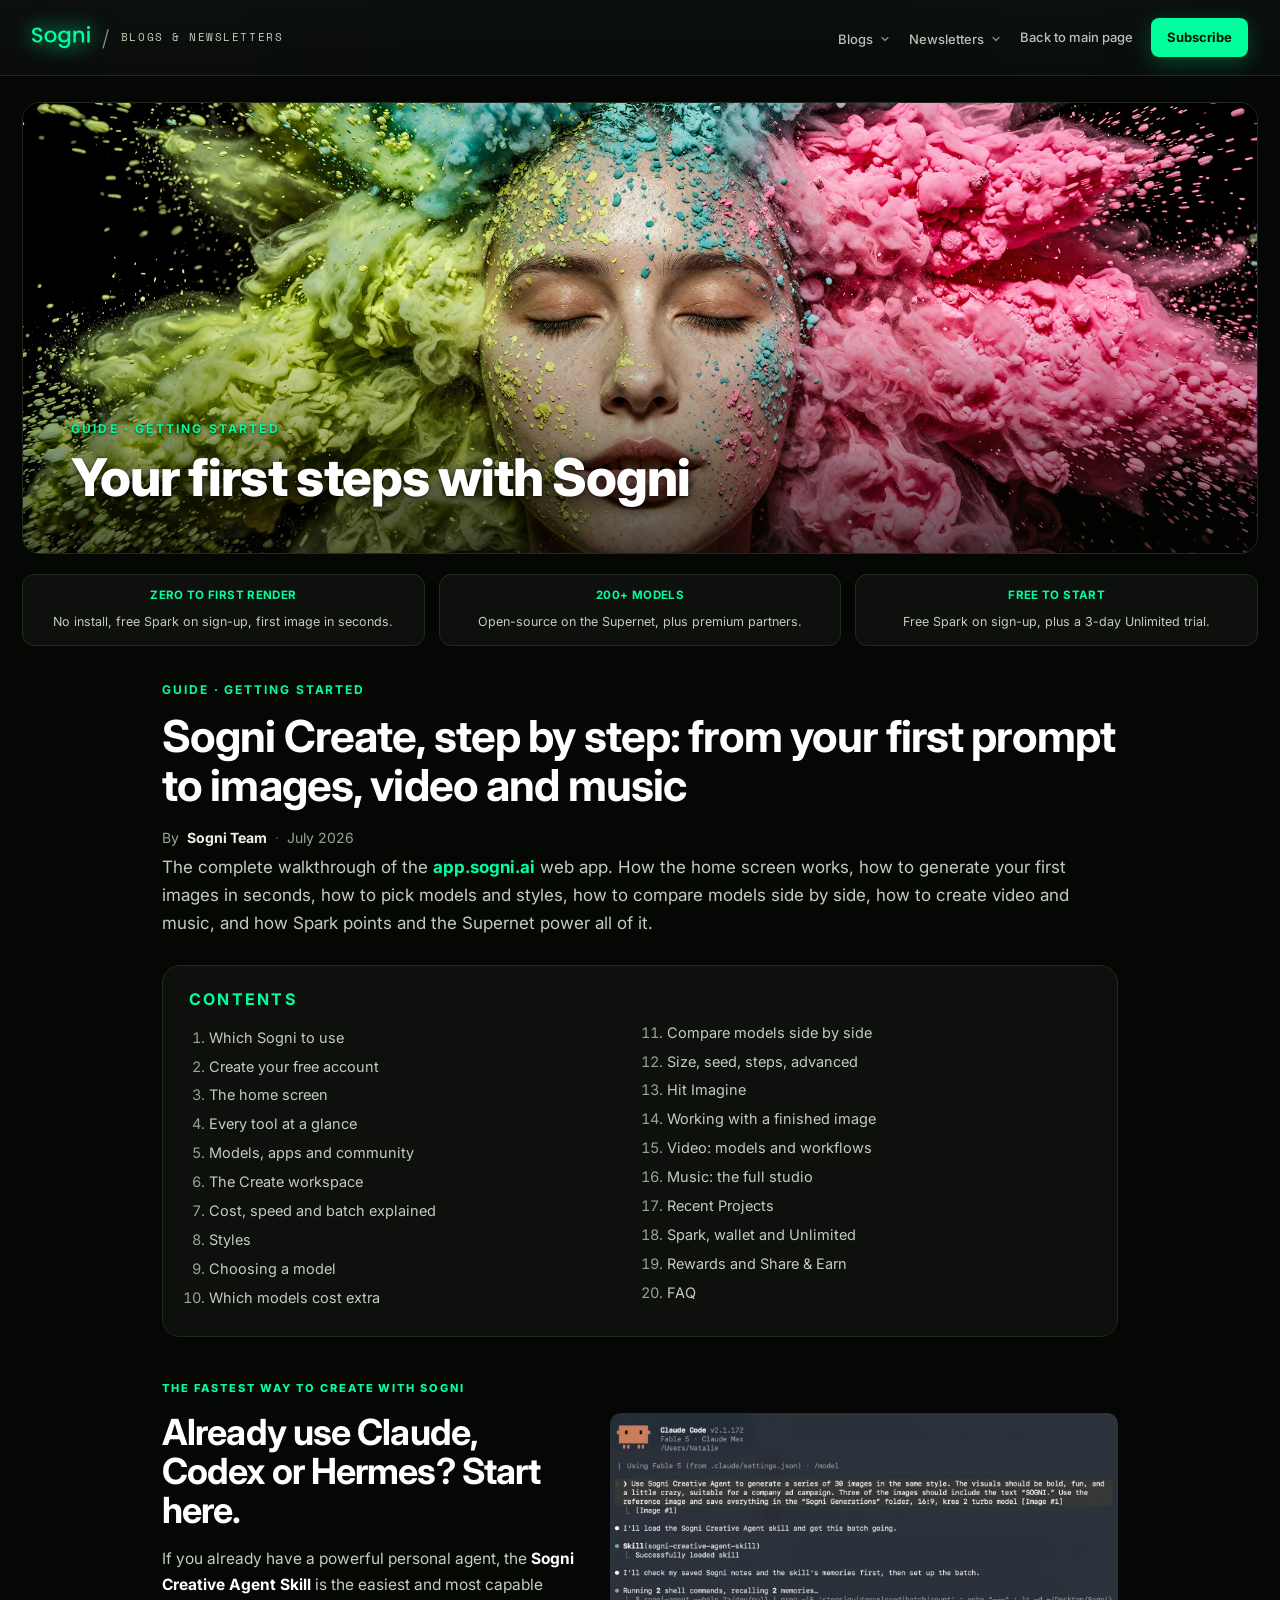
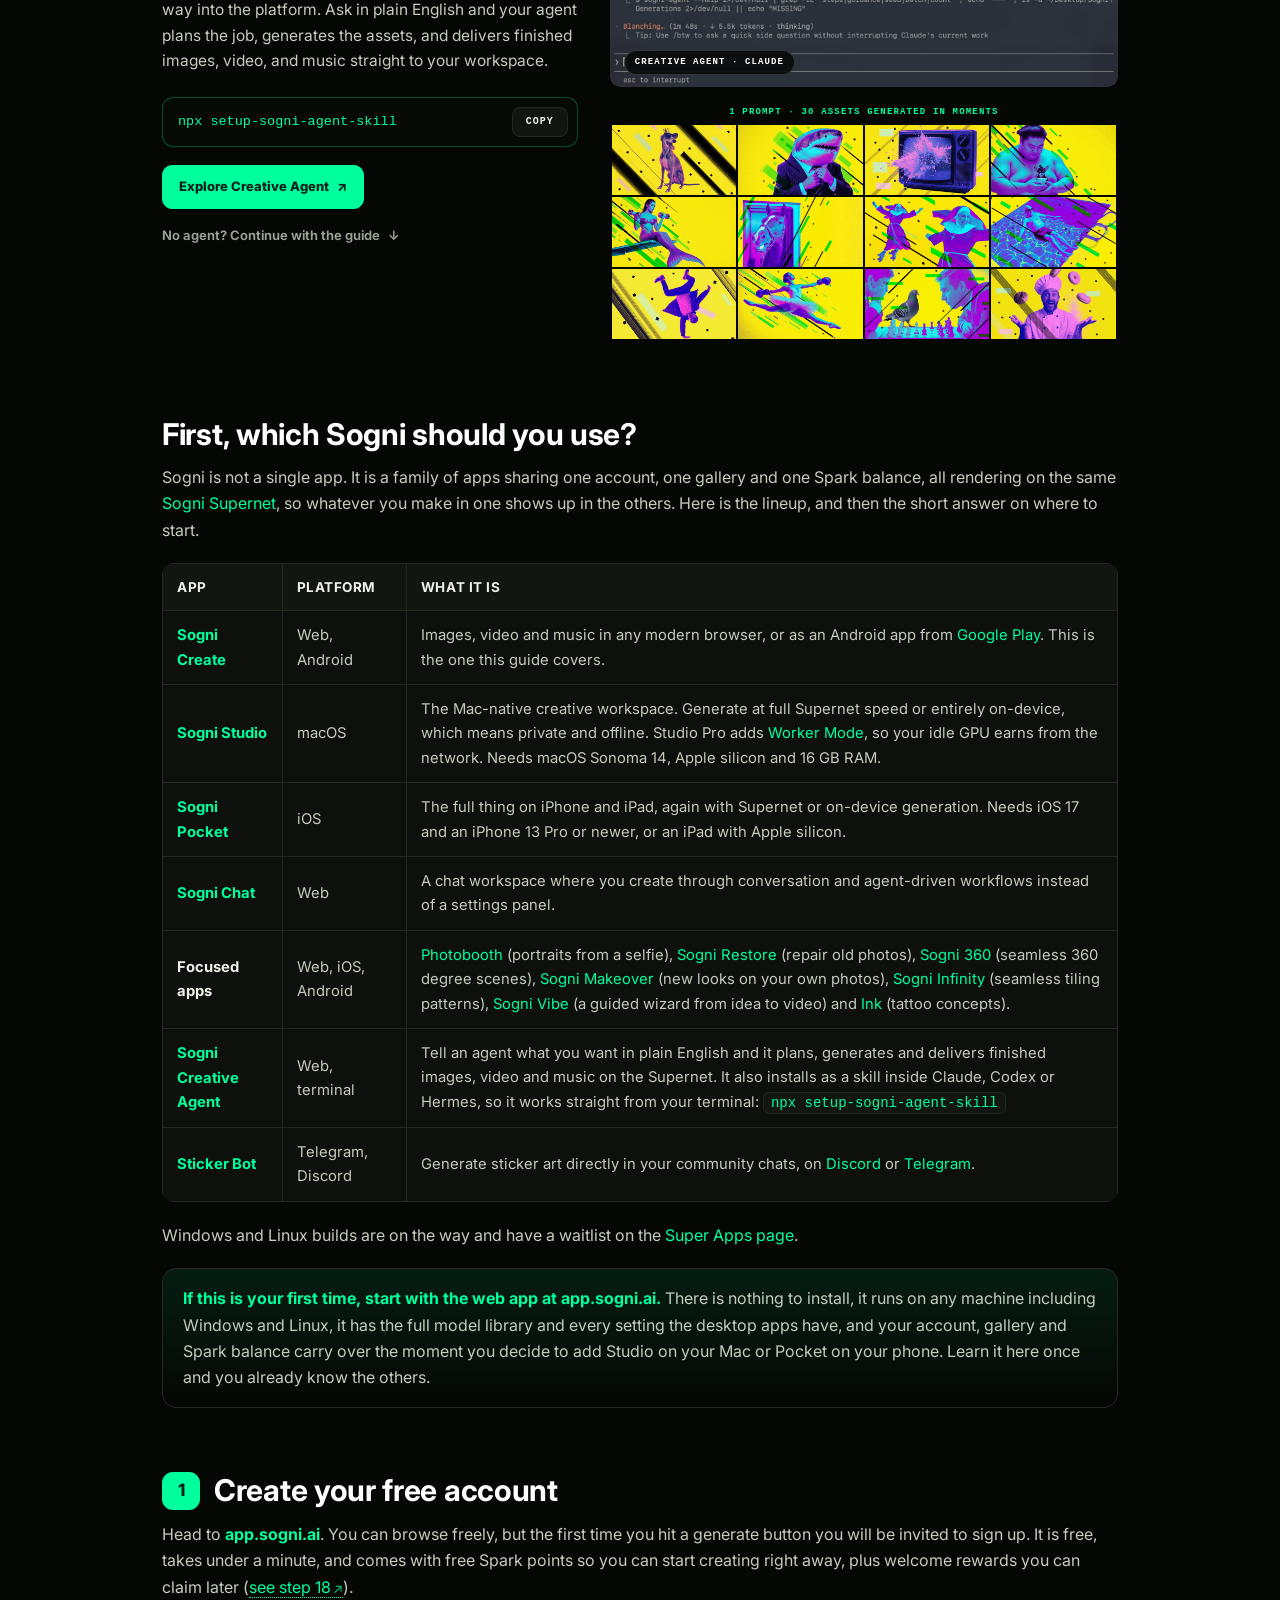
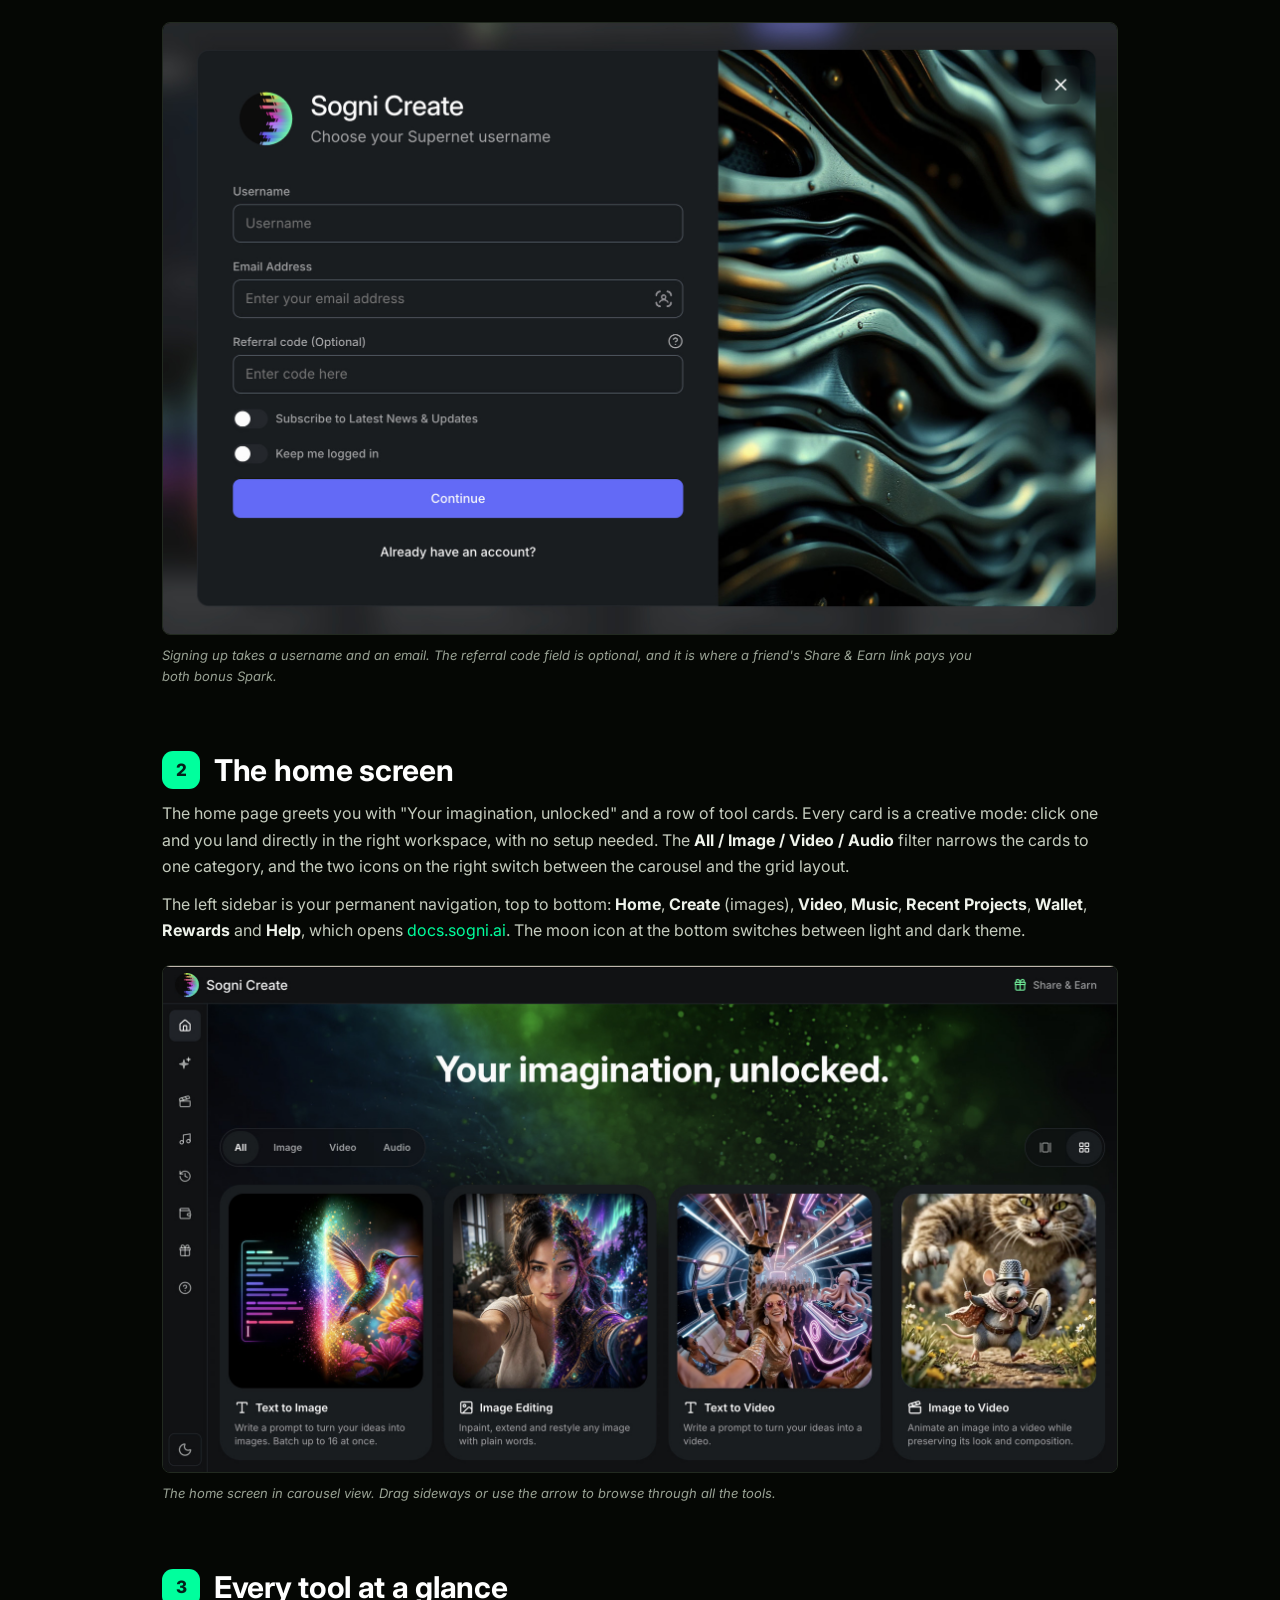
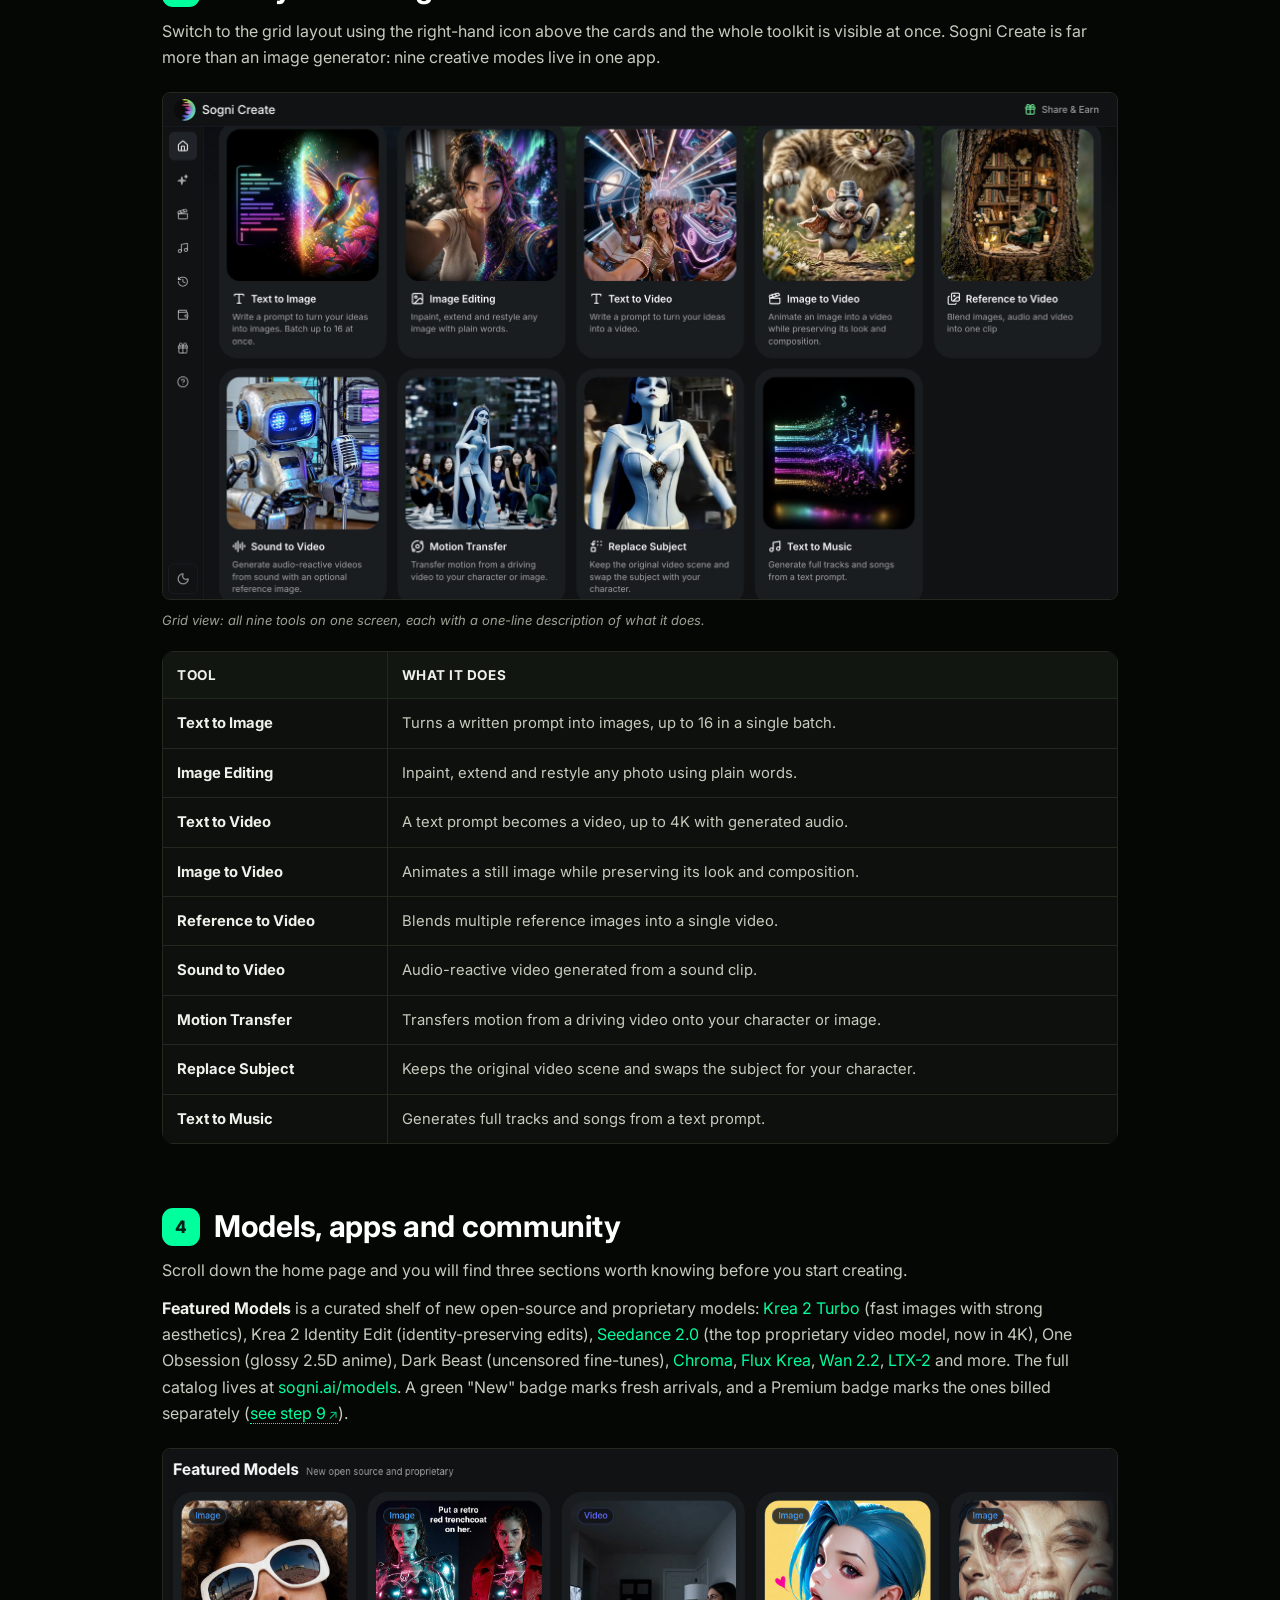
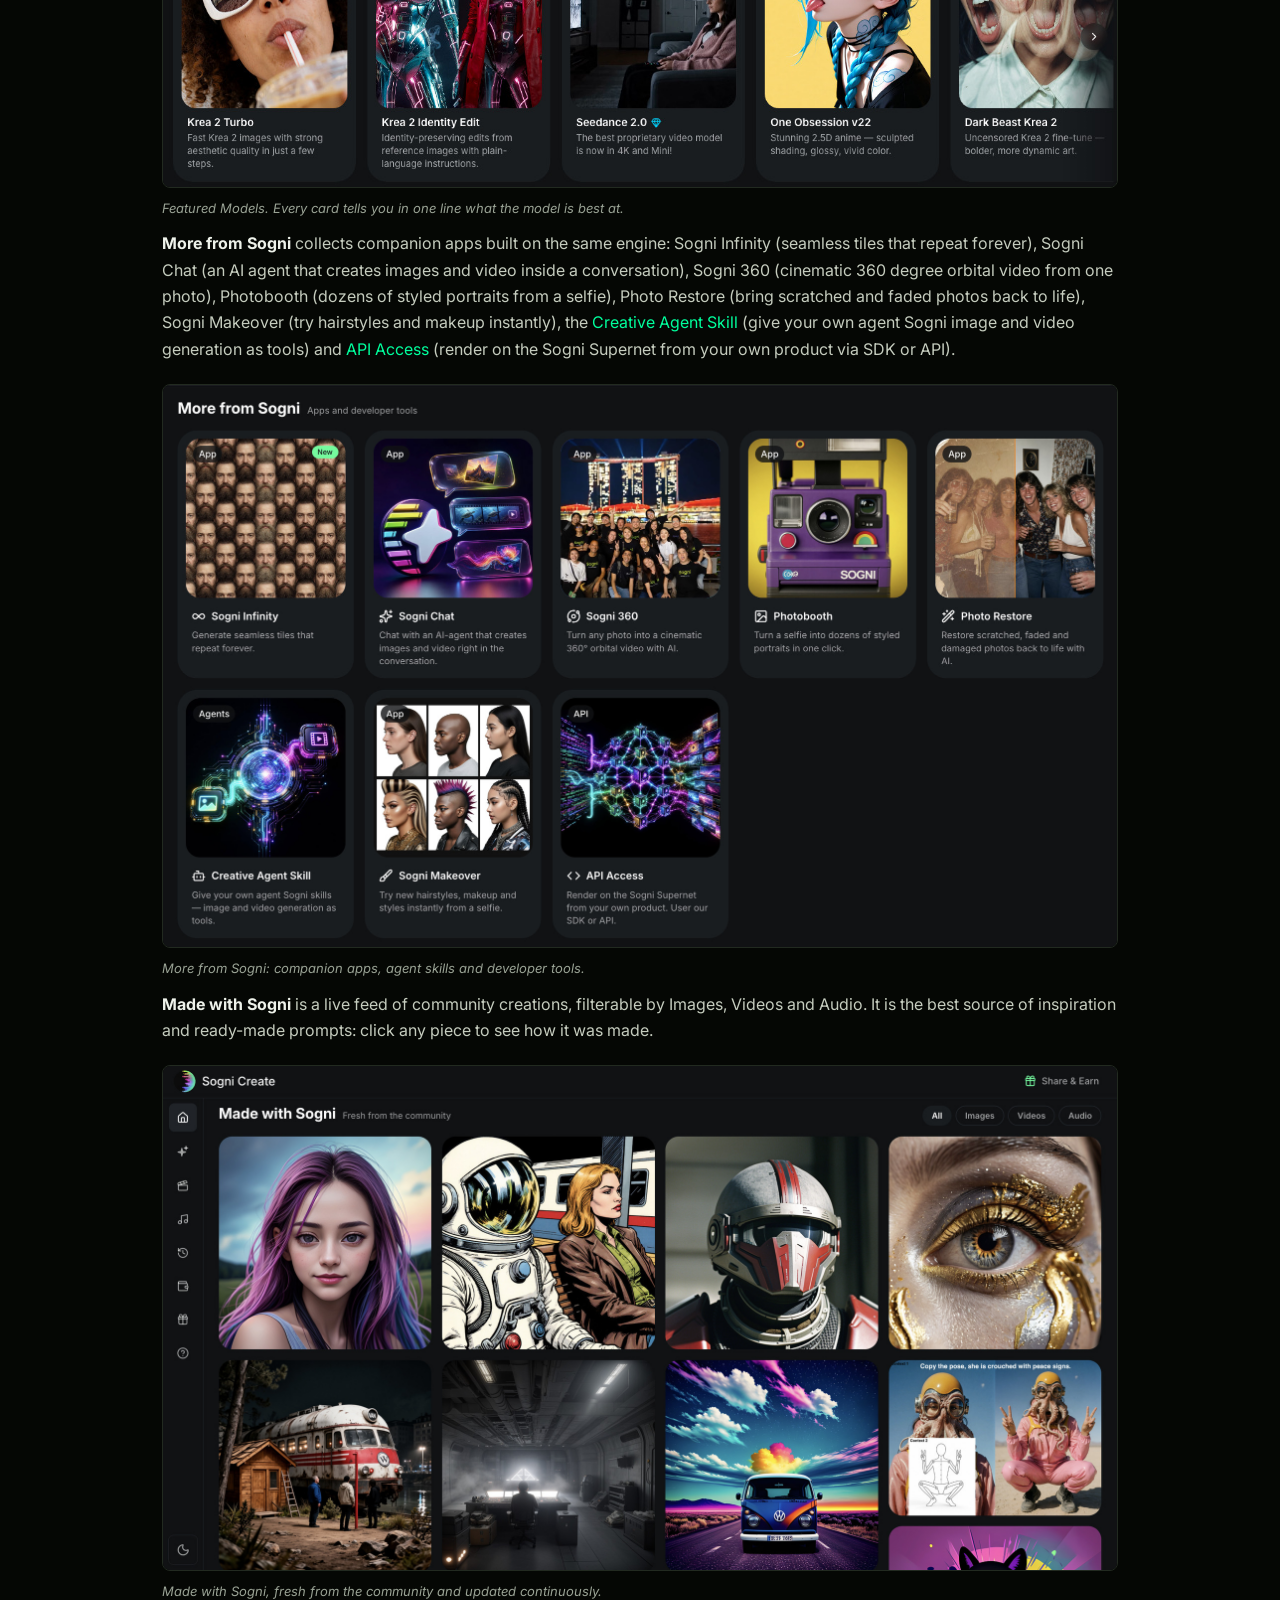
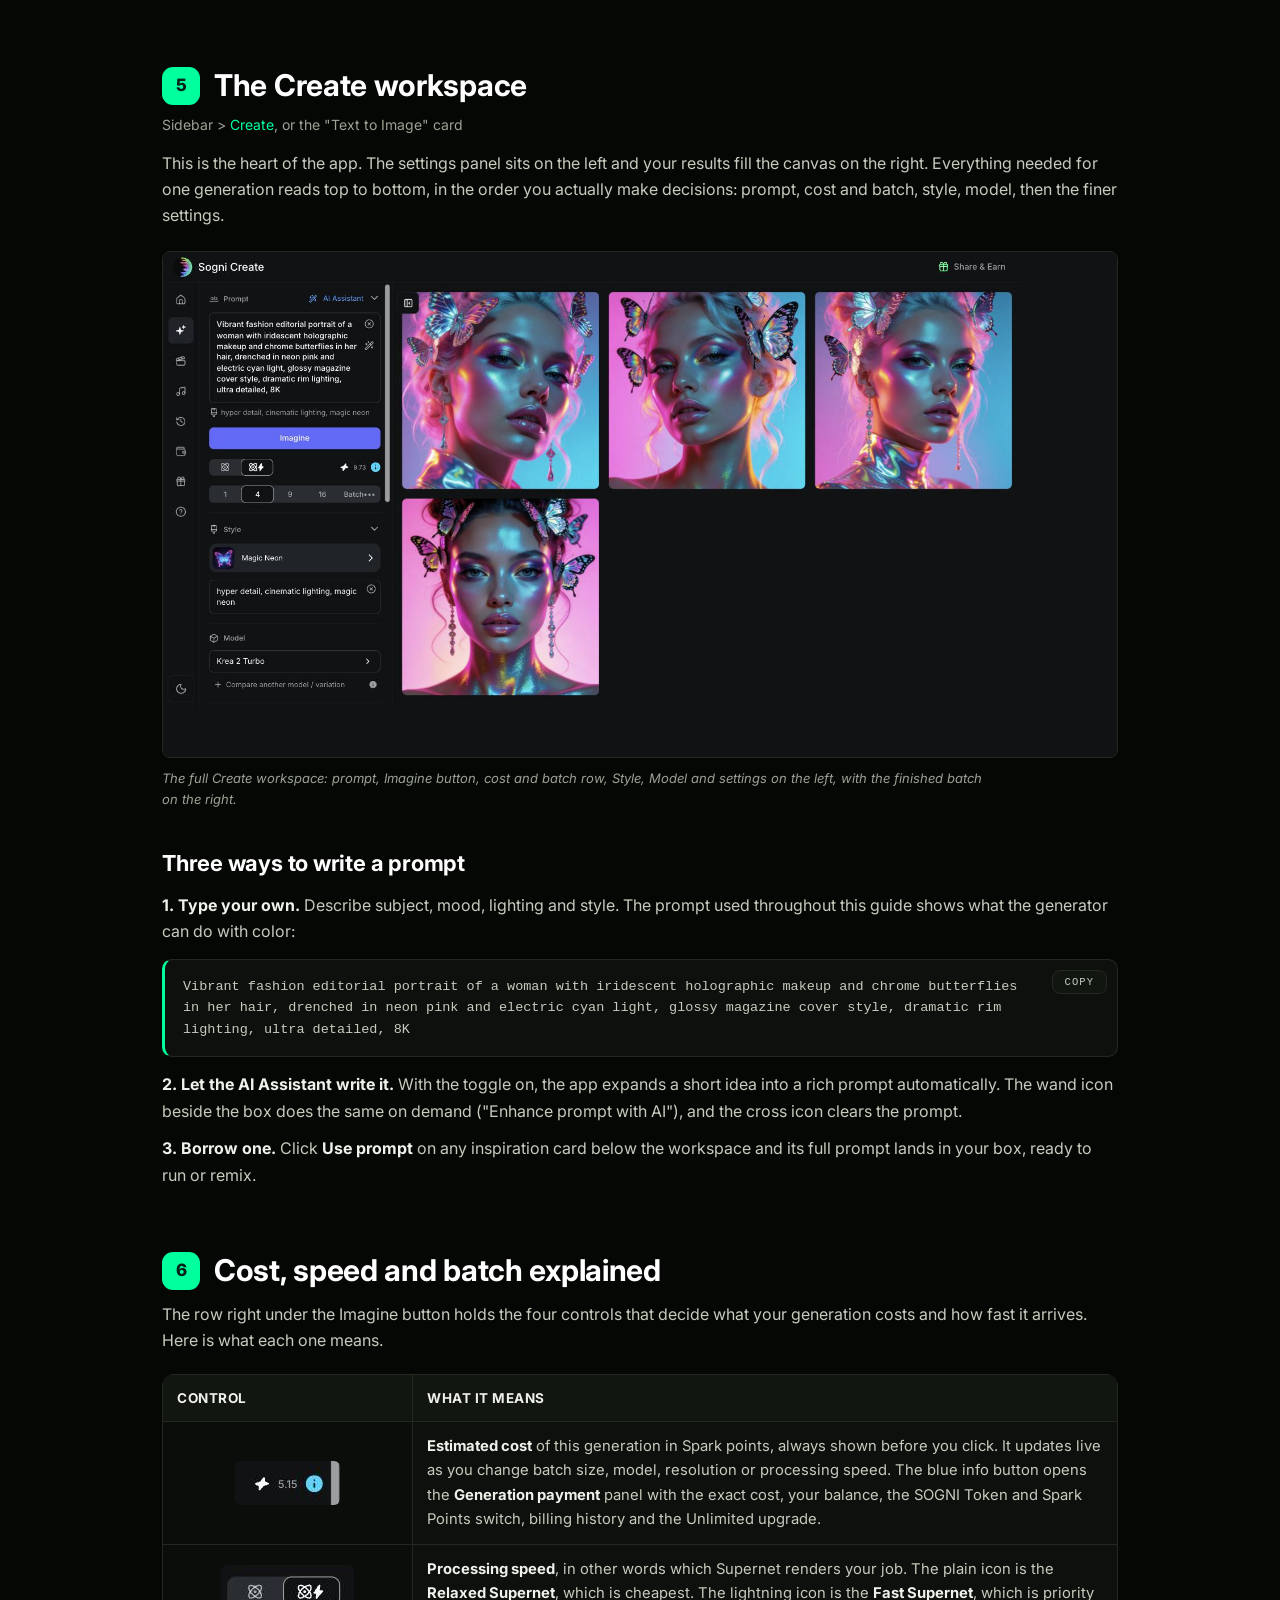
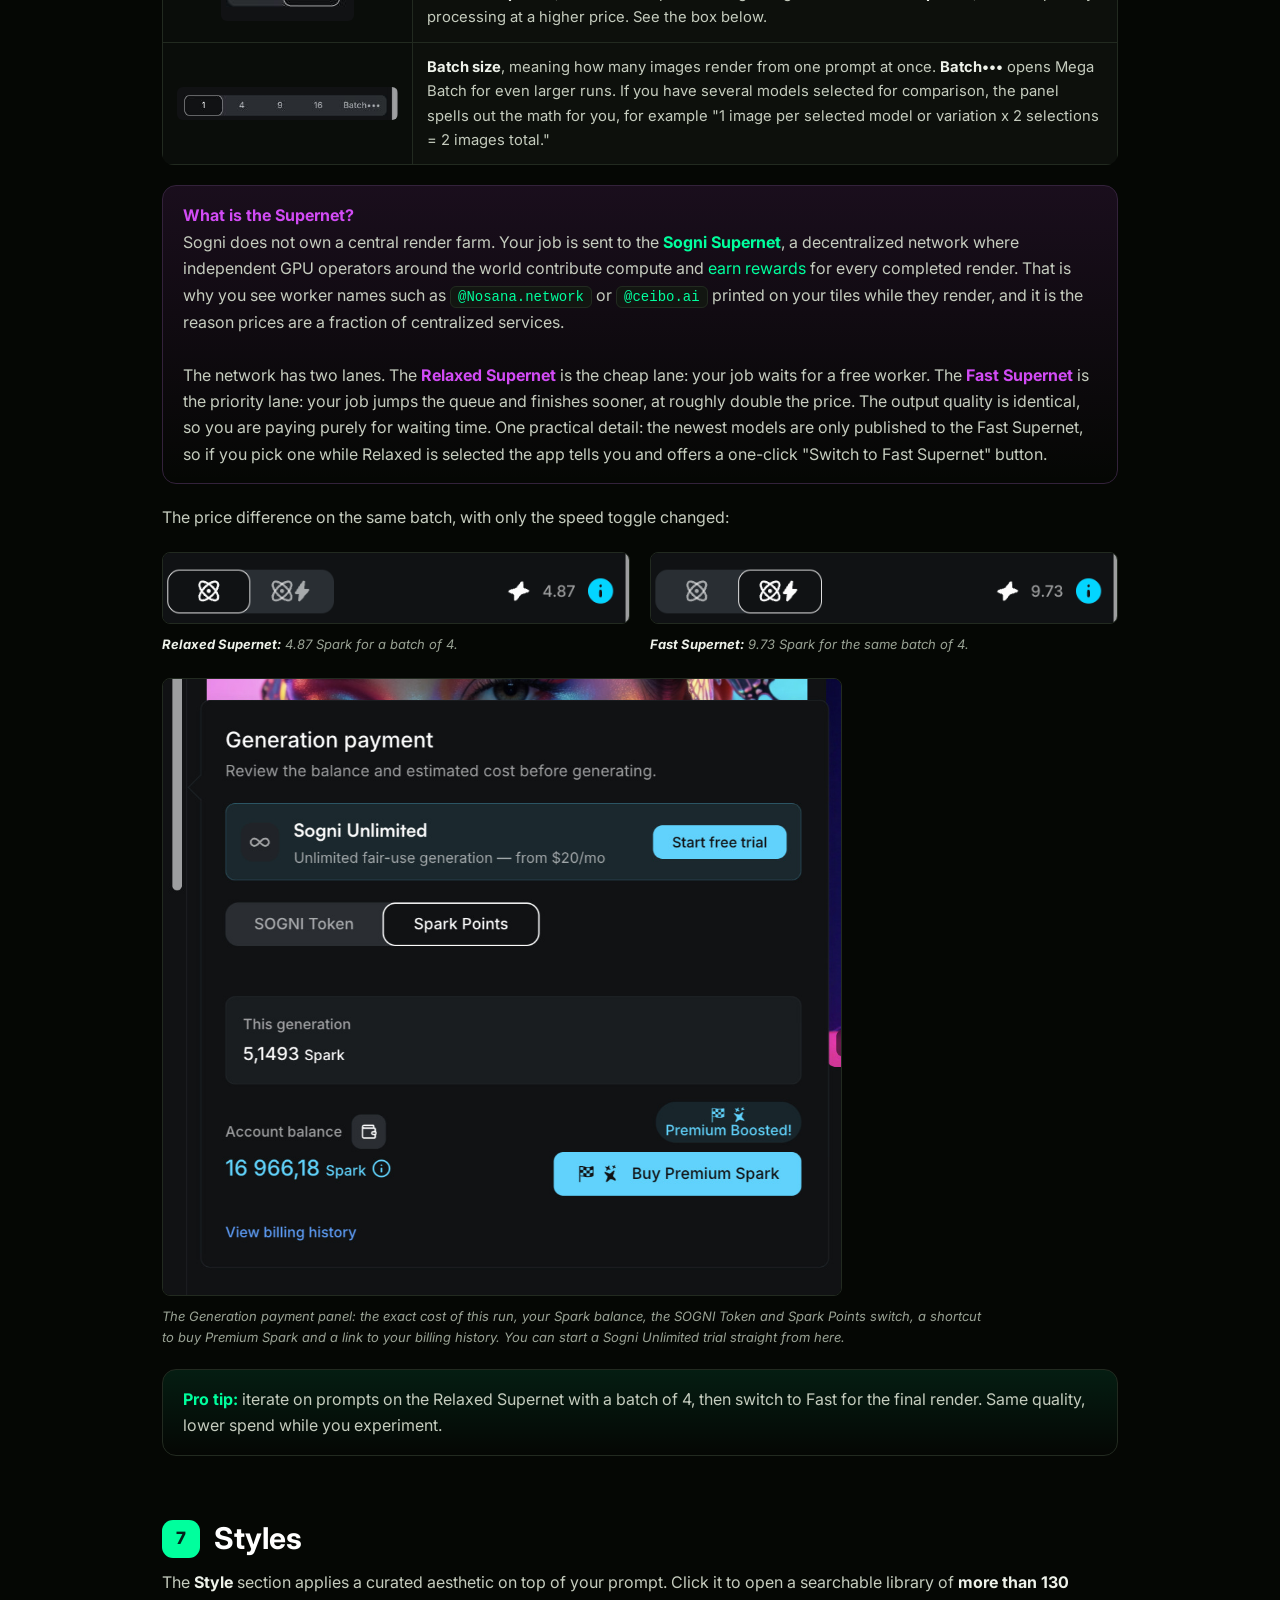
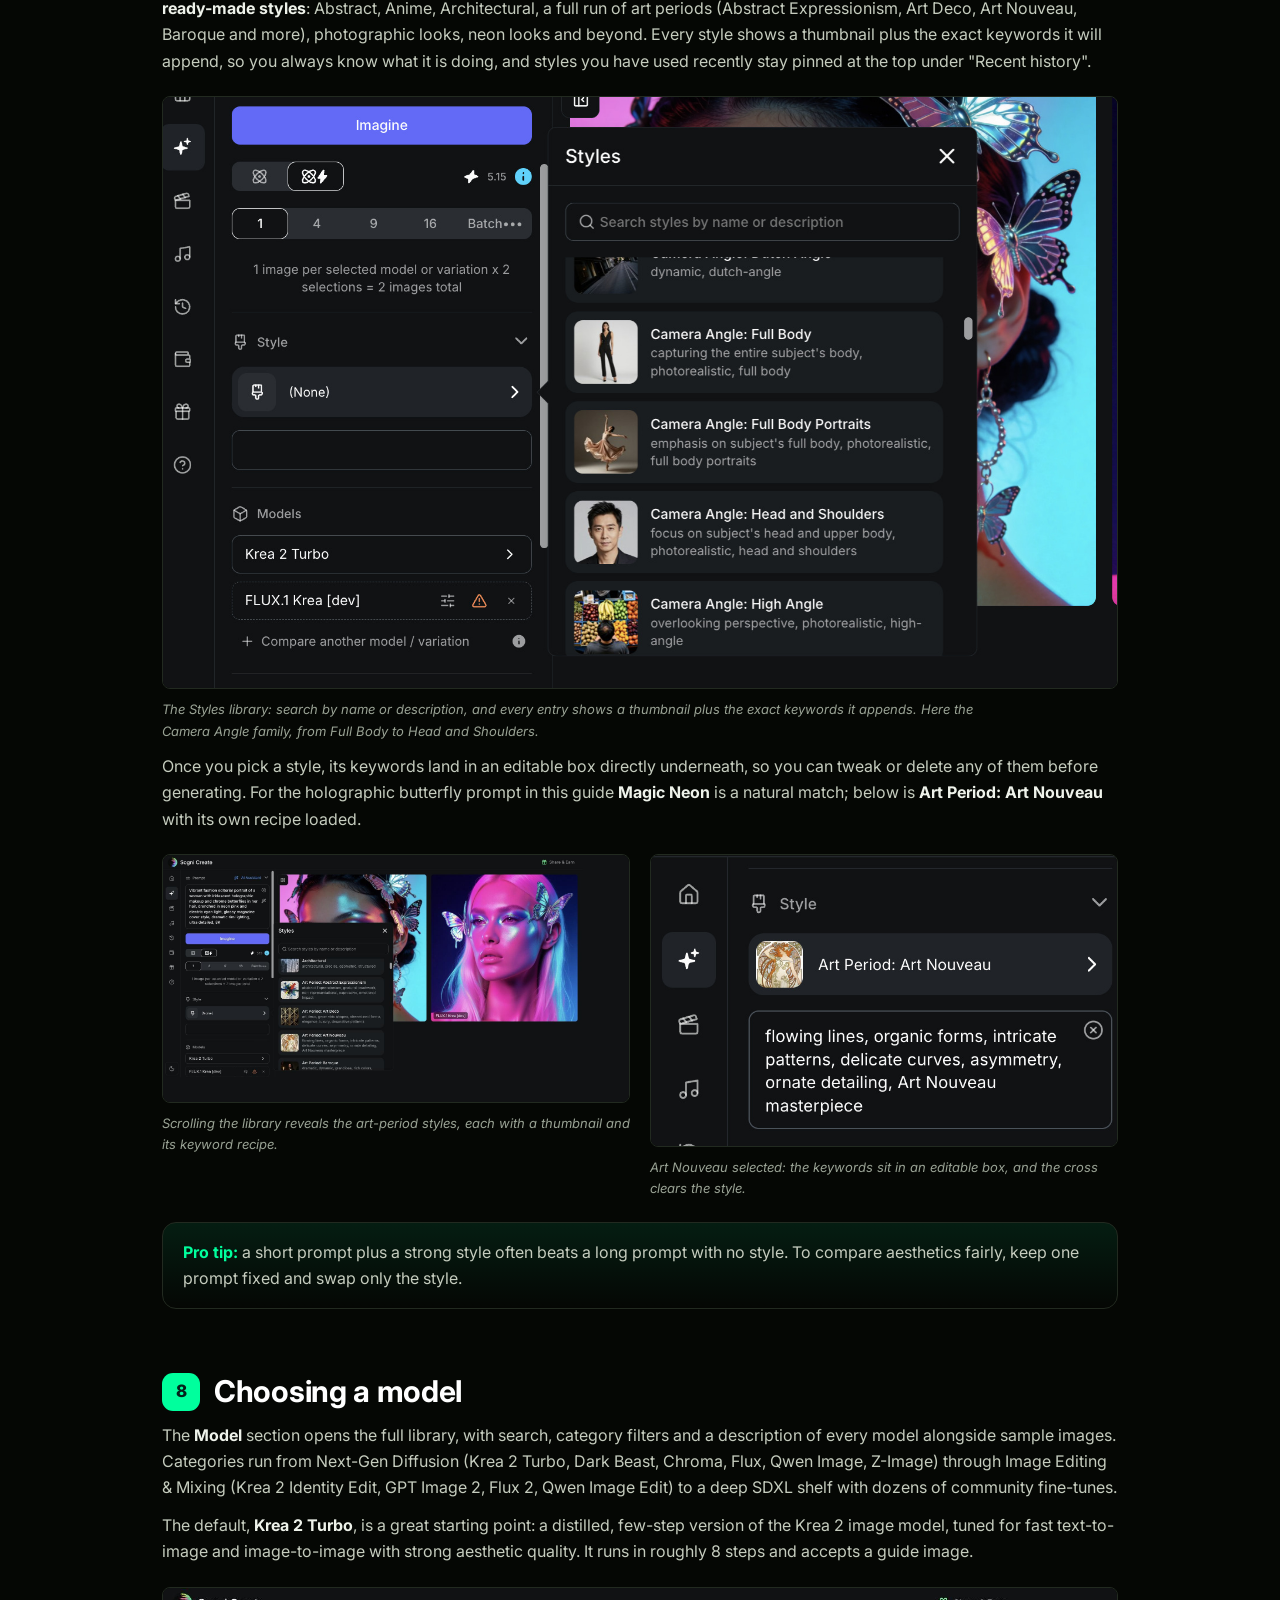
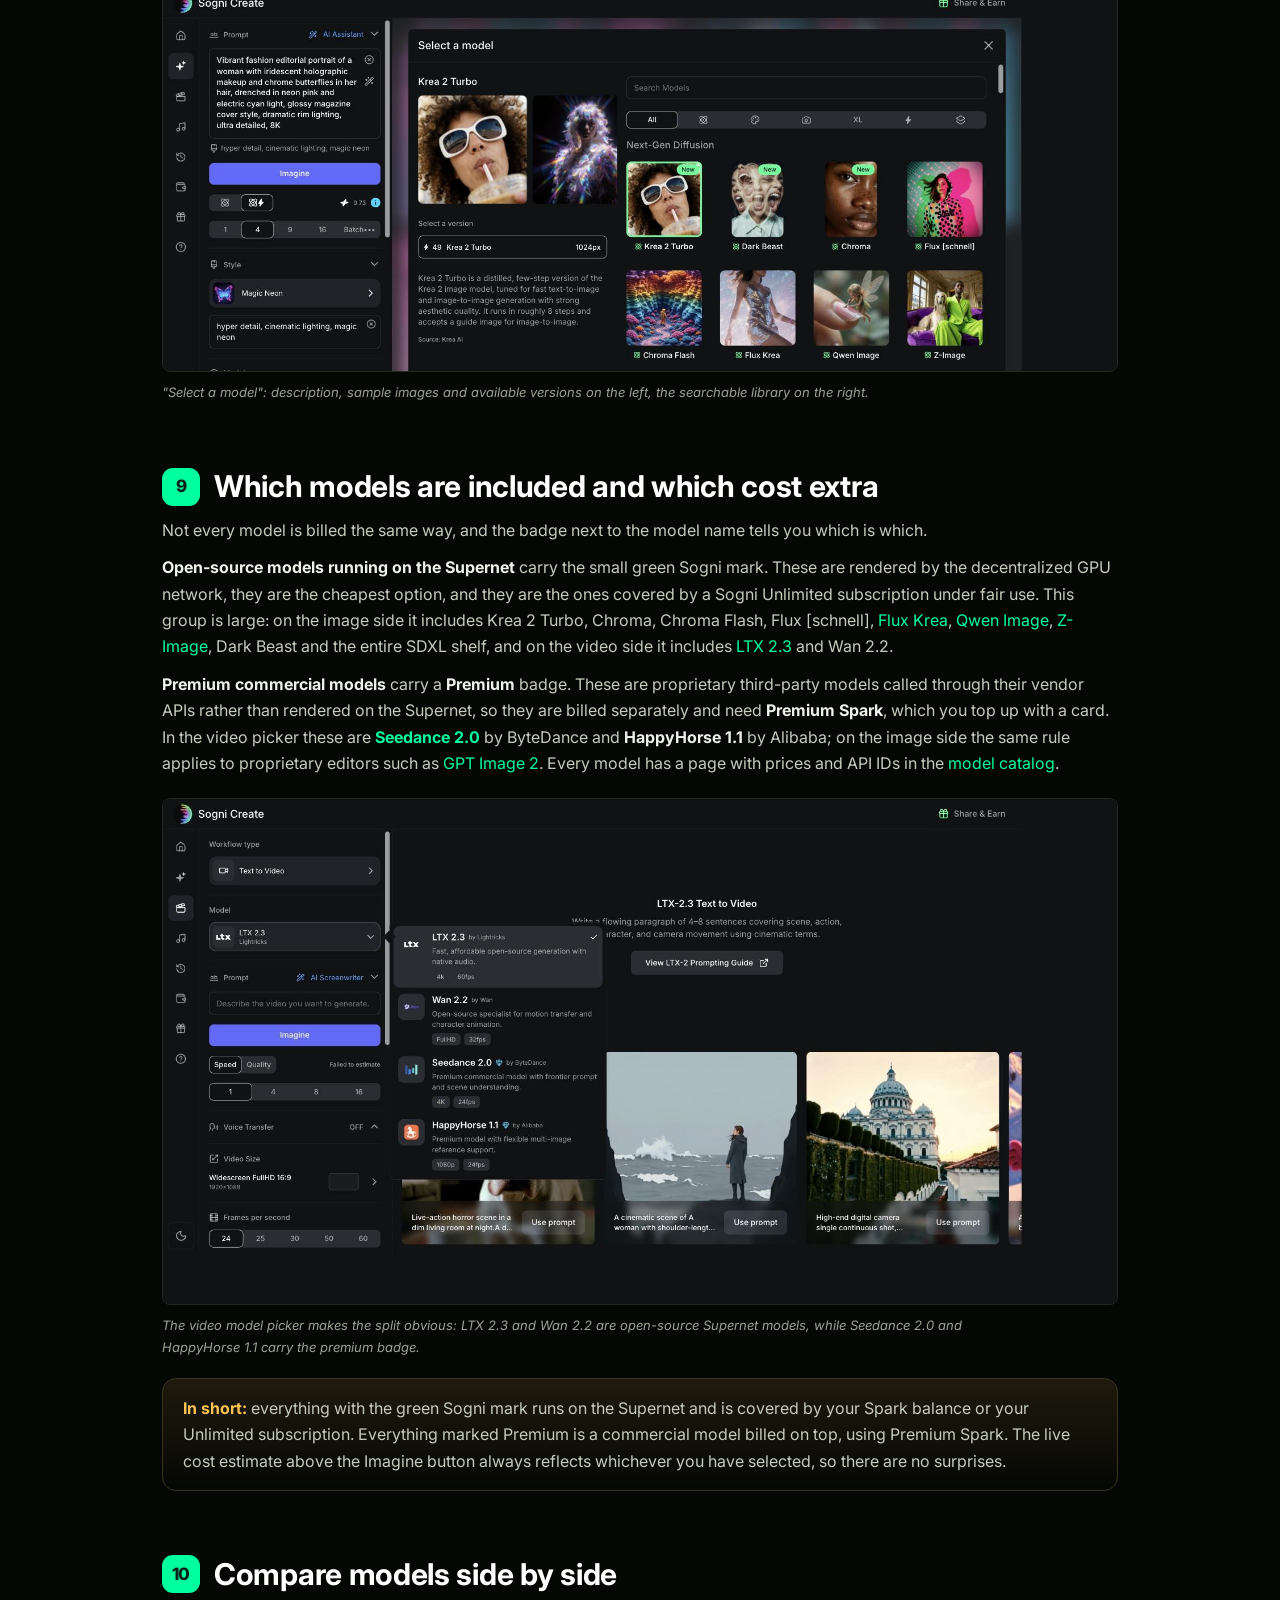
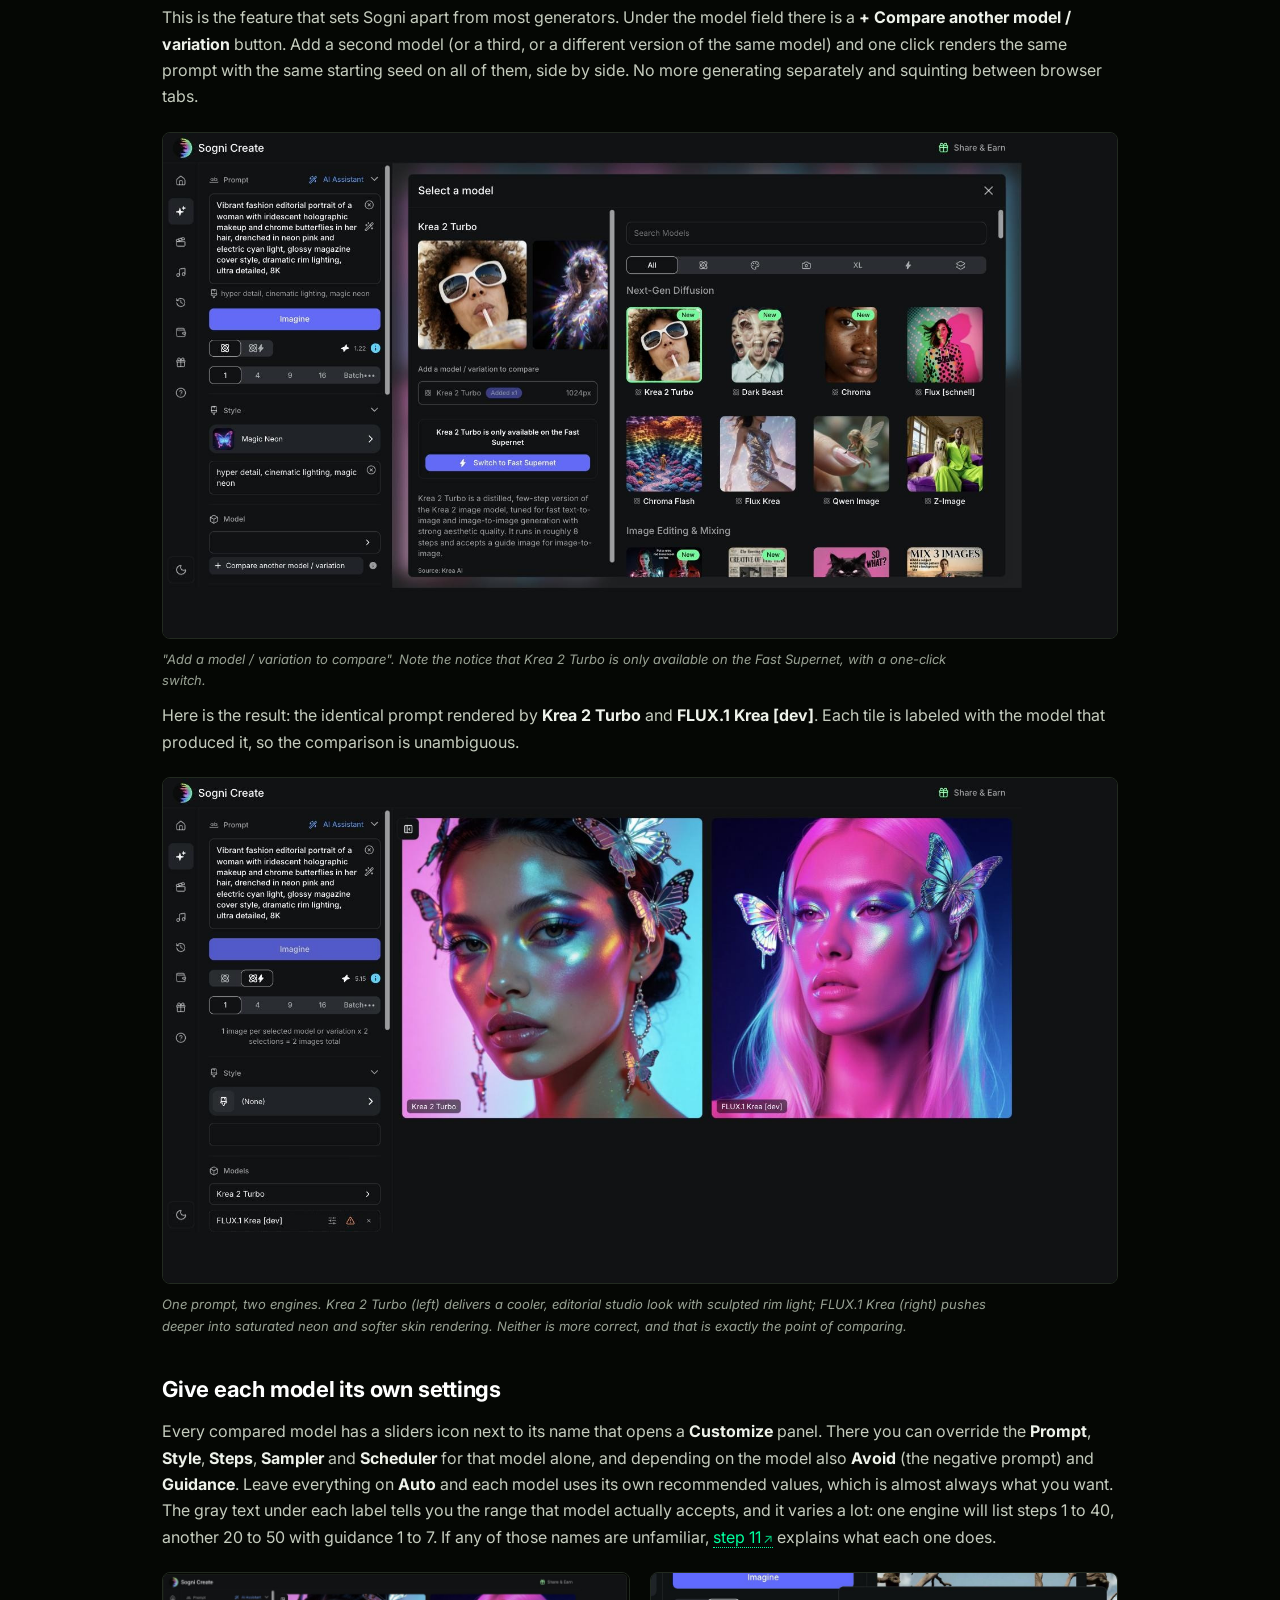
<file: onboarding/index.html>
<!DOCTYPE html>
<html lang="en-US">
<head>
<meta charset="UTF-8">
<meta name="viewport" content="width=device-width, initial-scale=1.0, viewport-fit=cover">

  <link rel="icon" type="image/png" sizes="32x32" href="https://blog.sogni.ai/assets/sogni-favicon-32.png?v=sogni1">
  <link rel="shortcut icon" type="image/png" href="https://blog.sogni.ai/assets/sogni-favicon-32.png?v=sogni1">
  <link rel="apple-touch-icon" sizes="256x256" href="https://blog.sogni.ai/assets/sogni-apple-touch.png?v=sogni1">
<title>Your First Steps with Sogni | The Complete Sogni Create Guide</title>
<meta name="description" content="The complete walkthrough of Sogni Create on the web: home screen, prompts, Spark costs, the Supernet, 130+ styles, the model library, side-by-side model comparison, LoRAs, video, music and rewards.">
<link rel="canonical" href="https://natalieart.github.io/blogs-newsletters/onboarding/">
<meta property="og:type" content="article">
<meta property="og:site_name" content="Sogni">
<meta property="og:url" content="https://natalieart.github.io/blogs-newsletters/onboarding/">
<meta property="og:title" content="Your first steps with Sogni">
<meta property="og:description" content="From your first prompt to images, video and music. Every panel, every setting and every cost in the Sogni Create web app, explained in order.">
<meta property="og:image" content="https://natalieart.github.io/blogs-newsletters/onboarding/assets/hero.jpg?v=onboarding-20260730">
<meta property="og:image:secure_url" content="https://natalieart.github.io/blogs-newsletters/onboarding/assets/hero.jpg?v=onboarding-20260730">
<meta property="og:image:width" content="2048">
<meta property="og:image:height" content="935">
<meta property="og:image:alt" content="Your first steps with Sogni — the complete Sogni Create guide.">
<meta name="twitter:card" content="summary_large_image">
<meta name="twitter:title" content="Your first steps with Sogni">
<meta name="twitter:description" content="From your first prompt to images, video and music. The complete guide to the Sogni Create web app.">
<meta name="twitter:image" content="https://natalieart.github.io/blogs-newsletters/onboarding/assets/hero.jpg?v=onboarding-20260730">
<meta name="twitter:image:alt" content="Your first steps with Sogni — the complete Sogni Create guide.">
<meta property="article:author" content="Sogni Team">
<meta property="article:published_time" content="2026-07-30">
<style>

  :root{
    --bg:#050704; --panel:#0d100c; --panel-2:#121611; --line:#222a20;
    --ink:#eef2ea; --muted:#9aa395; --soft:#c5ccbe;
    --accent:#00ff9d; --on-accent:#04221b; --magenta:#d24bf5;
    --radius:18px; --colw:1000px; --maxw:1440px;
  }
  *{box-sizing:border-box}
  html{scroll-behavior:smooth}
  body{margin:0;background:var(--bg);color:var(--ink);
    font-family:-apple-system,BlinkMacSystemFont,"Segoe UI",Inter,Helvetica,Arial,sans-serif;
    line-height:1.65;-webkit-font-smoothing:antialiased;overflow-x:hidden;font-size:16px}
  a{color:var(--accent);text-decoration:none}
  a:hover{text-decoration:underline}
  img,video{max-width:100%;display:block}

  .band{max-width:var(--maxw);margin:0 auto;padding:0 22px}
  .wrap{max-width:var(--colw);margin:0 auto;padding:34px 22px 90px}
  .agent-first-wrap{max-width:var(--colw);margin:0 auto;padding:18px 22px 20px}
  .agent-first-wrap .agent-preface{margin:0}
  .wrap > .agent-first-wrap{max-width:none;margin:0;padding:36px 0 12px}

  /* hero banner */
  .hero-banner{position:relative;margin:0 auto;max-width:var(--maxw);border-radius:var(--radius);
    overflow:hidden;border:1px solid var(--line);background:#050704}
  .hero-banner img{width:100%;height:clamp(300px,50vh,520px);object-fit:cover;object-position:center 68%}
  .hero-banner .hero-scrim{position:absolute;inset:0;pointer-events:none;
    background:linear-gradient(180deg,rgba(4,6,3,0) 0%,rgba(4,6,3,0) 46%,rgba(4,6,3,.28) 74%,rgba(4,6,3,.62) 100%)}
  .hero-banner .hero-cap{position:absolute;left:0;right:0;bottom:0;padding:clamp(20px,4.4vw,48px)}
  .hero-banner .hero-eyebrow{display:block;font-size:12px;letter-spacing:.18em;text-transform:uppercase;
    color:var(--accent);font-weight:700;margin-bottom:12px;text-shadow:0 1px 3px rgba(0,0,0,.8),0 3px 14px rgba(0,0,0,.55)}
  .hero-banner .hero-h{font-size:clamp(26px,4.4vw,52px);line-height:1.06;letter-spacing:-.02em;margin:0;
    color:#fff;font-weight:800;max-width:22ch;
    text-shadow:0 1px 3px rgba(0,0,0,.6),0 3px 14px rgba(0,0,0,.5),0 8px 40px rgba(0,0,0,.35)}

  /* quick facts */
  .pills{display:flex;flex-wrap:wrap;gap:14px;margin:20px auto 0;max-width:var(--maxw);padding:0 22px}
  .pill{flex:1 1 240px;background:var(--panel);border:1px solid var(--line);border-radius:12px;padding:11px 15px;text-align:center}
  .pill b{display:block;color:var(--accent);font-size:11.5px;letter-spacing:.03em;text-transform:uppercase;margin-bottom:2px}
  .pill span{color:var(--soft);font-size:12.5px;line-height:1.4}

  /* typography */
  .eyebrow{display:block;font-size:12px;letter-spacing:.16em;text-transform:uppercase;color:var(--accent);margin-bottom:12px;font-weight:700}
  h1.title{font-size:clamp(28px,4.4vw,44px);line-height:1.12;margin:.1em 0 .35em;letter-spacing:-.02em;color:#fff}
  .lead{font-size:17px;color:var(--soft);margin:0 0 6px}
  .byline{display:flex;flex-wrap:wrap;align-items:center;gap:8px;color:var(--muted);font-size:14px;margin:10px 0 4px}
  .byline b{color:var(--ink);font-weight:700}
  .byline .sep{opacity:.5}

  h2{font-size:clamp(22px,3vw,30px);line-height:1.18;margin:64px 0 8px;letter-spacing:-.01em;
    color:#fff;scroll-margin-top:96px;display:flex;align-items:center;gap:14px}
  h2 .stepnum{flex:none;display:inline-flex;align-items:center;justify-content:center;background:var(--accent);
    color:var(--on-accent);border-radius:11px;width:38px;height:38px;font-size:17px;font-weight:800;
    margin:0;line-height:1}
  .toc h2{display:block}
  h3{font-size:clamp(18px,2.1vw,22px);margin:34px 0 6px;letter-spacing:-.01em;color:#fff}
  p{margin:11px 0;color:var(--soft)}
  strong,b{color:var(--ink)}
  .sub{color:var(--muted);font-size:14px;margin:0 0 14px}

  /* contents */
  .toc{background:var(--panel);border:1px solid var(--line);border-radius:var(--radius);padding:24px 26px;margin:28px 0 6px}
  .toc h2{margin:0 0 12px;font-size:16px;letter-spacing:.14em;text-transform:uppercase;color:var(--accent)}
  .toc ol{margin:0;padding-left:20px;columns:2;column-gap:34px;color:var(--muted)}
  .toc li{margin:5px 0;font-size:14.5px}
  .toc a{color:var(--soft)}
  .toc a:hover{color:var(--accent);text-decoration:none}

  /* agent-first preface */
  .agent-preface{margin:52px 0 34px;border:0;border-radius:0;overflow:visible;background:none;box-shadow:none}
  .agent-preface-grid{display:grid;grid-template-columns:minmax(0,.9fr) minmax(400px,1.1fr);align-items:start;gap:32px;min-height:0}
  .agent-preface-copy{display:flex;flex-direction:column;justify-content:flex-start;padding:0}
  .agent-preface-label{display:block;margin:0 0 16px;color:var(--accent);font-size:11px;font-weight:800;
    letter-spacing:.18em;text-transform:uppercase}
  .agent-preface h2{display:block;margin:0 0 16px;font-size:clamp(25px,3.2vw,36px);line-height:1.08;
    letter-spacing:-.025em;scroll-margin-top:110px}
  .agent-preface p{margin:0;color:var(--soft);font-size:15.5px;line-height:1.65}
  .agent-preface p strong{color:#fff}
  .agent-command{display:flex;align-items:center;gap:12px;margin:23px 0 18px;padding:9px 9px 9px 15px;
    border:1px solid rgba(0,255,157,.28);border-radius:11px;background:#060906;min-width:0}
  .agent-command code{flex:1;min-width:0;padding:0;border:0;background:transparent;color:var(--accent);
    font-size:13.5px;white-space:nowrap;overflow-x:auto;scrollbar-width:thin}
  .agent-copy{flex:none;border:1px solid var(--line);border-radius:8px;background:var(--panel-2);color:var(--ink);
    padding:9px 13px;font:700 10px/1 ui-monospace,SFMono-Regular,Menlo,monospace;letter-spacing:.1em;
    text-transform:uppercase;cursor:pointer;transition:background .18s,border-color .18s,color .18s}
  .agent-copy:hover,.agent-copy:focus-visible{border-color:var(--accent);color:var(--accent);outline:none}
  .agent-copy.done{background:var(--accent);border-color:var(--accent);color:var(--on-accent)}
  .agent-preface-actions{display:flex;align-items:center;flex-wrap:wrap;gap:12px}
  .agent-preface-actions a{display:inline-flex;align-items:center;justify-content:center;gap:8px;min-height:44px;
    border-radius:10px;padding:10px 16px;font-size:13px;font-weight:800;transition:transform .18s,border-color .18s,color .18s}
  .agent-preface-actions a:hover{text-decoration:none;transform:translateY(-1px)}
  .agent-preface-actions .agent-primary{background:var(--accent);border:1px solid var(--accent);color:var(--on-accent)}
  .agent-preface-actions .agent-secondary{min-height:0;border:0;border-radius:0;background:transparent;color:var(--muted);
    padding:4px 0;justify-content:flex-start;font-weight:650}
  .agent-preface-actions .agent-secondary:hover{border-color:transparent;color:var(--accent);transform:none;text-decoration:underline}
  .agent-preface-media{display:flex;flex-direction:column;min-width:0;background:transparent;border:0}
  .agent-demo-shot{position:relative;padding:0;border:0;border-radius:10px;background:none;box-shadow:none;overflow:hidden}
  .agent-demo-shot img{display:block;width:100%;height:auto;object-fit:contain;border:0;
    border-radius:10px;box-shadow:none;cursor:zoom-in}
  .agent-demo-label{position:absolute;left:14px;bottom:12px;padding:7px 10px;border:1px solid rgba(255,255,255,.16);
    border-radius:999px;background:rgba(4,7,4,.82);color:#fff;backdrop-filter:blur(8px);
    font:700 9px/1 ui-monospace,SFMono-Regular,Menlo,monospace;letter-spacing:.12em;text-transform:uppercase}
  .agent-result-wall{margin-top:12px;background:transparent;border-top:0}
  .agent-result-caption{padding:9px 12px 8px;color:var(--accent);font:800 9px/1 ui-monospace,SFMono-Regular,Menlo,monospace;
    letter-spacing:.13em;text-align:center;text-transform:uppercase}
  .agent-result-grid{display:grid;grid-template-columns:repeat(4,minmax(0,1fr));gap:2px;padding:0 2px 2px;background:#050705}
  .agent-result-tile{position:relative;overflow:hidden;aspect-ratio:16/9;background:#0a0d0a}
  .agent-result-image,.agent-result-video,.agent-result-poster{display:block;width:100%;height:100%;aspect-ratio:16/9;object-fit:contain;background:#0a0d0a}
  .agent-result-poster{display:none}
  @media(max-width:860px){
    .agent-preface-grid{grid-template-columns:1fr;gap:26px}
    .agent-preface-media{order:-1;border:0}
  }
  @media(max-width:520px){
    .agent-preface{margin:36px 0 28px}
    .agent-preface-copy{padding:0}
    .agent-preface h2{font-size:25px}
    .agent-preface p{font-size:14.5px}
    .agent-command{align-items:stretch;flex-direction:column;padding:13px;margin:20px 0 16px}
    .agent-command code{width:100%;font-size:12px;padding:2px 0 5px}
    .agent-copy{width:100%;padding:11px 13px}
    .agent-preface-actions{align-items:stretch;flex-direction:column}
    .agent-preface-actions a{width:100%}
    .agent-preface-actions .agent-secondary{width:auto;align-self:flex-start}
    .agent-demo-label{left:10px;bottom:9px;font-size:8px}
    .agent-result-grid{grid-template-columns:repeat(3,minmax(0,1fr))}
    .agent-result-caption{font-size:8px}
  }
  @media(prefers-reduced-motion:reduce){
    .agent-result-video{display:none}
    .agent-result-poster{display:block}
  }

  /* figures */
  figure{margin:22px 0 8px}
  figure img{width:100%;height:auto;border:1px solid var(--line);border-radius:8px;display:block;background:#0a0d0a}
  figure.small img{max-width:680px}
  figure.closing{margin:56px 0 0;position:relative;border-radius:16px;overflow:hidden;border:1px solid var(--line)}
  figure.closing img{border:0;border-radius:0;display:block}
  figure.closing figcaption{position:absolute;left:0;right:0;bottom:0;margin:0;padding:26px 24px 20px;
    text-align:center;font-size:14.5px;color:#fff;font-style:normal;max-width:none;letter-spacing:.02em;
    text-shadow:0 1px 3px rgba(0,0,0,.7),0 3px 14px rgba(0,0,0,.5);
    background:linear-gradient(180deg,rgba(4,6,3,0),rgba(4,6,3,.55))}
  figcaption{color:var(--muted);font-size:13px;margin-top:10px;font-style:italic;max-width:830px}
  .cols2{display:grid;grid-template-columns:1fr 1fr;gap:20px;align-items:start;margin:22px 0}
  .cols2 figure{margin:0}
  .cols2 figure img{max-width:none}
  @media(max-width:720px){.cols2{grid-template-columns:1fr}}

  /* callouts */
  .tip,.warn,.info{border:1px solid var(--line);border-radius:14px;padding:16px 20px;margin:20px 0;color:var(--soft)}
  .tip{background:linear-gradient(180deg,rgba(0,255,157,.09),rgba(0,255,157,0))}
  .tip b{color:var(--accent)}
  .warn{background:linear-gradient(180deg,rgba(255,196,84,.10),rgba(255,196,84,0));border-color:#3b3320}
  .warn b{color:#ffc454}
  .info{background:linear-gradient(180deg,rgba(210,75,245,.10),rgba(210,75,245,0));border-color:#33223b}
  .info b{color:var(--magenta)}
  .promo{background:linear-gradient(135deg,rgba(0,255,157,.14),rgba(0,255,157,.03));
    border:1px solid var(--line);border-radius:16px;padding:22px 26px;margin:22px 0;color:var(--soft)}
  .promo b{color:var(--accent)}
  .promo .big{font-size:20px;font-weight:800;display:block;margin-bottom:6px;color:#fff;letter-spacing:-.01em}

  /* code + prompt */
  code,kbd{background:var(--panel-2);border:1px solid var(--line);border-radius:6px;padding:2px 7px;
    font-size:14px;font-family:ui-monospace,SFMono-Regular,Menlo,monospace;color:var(--accent)}
  .promptbox{position:relative;background:var(--panel);border:1px solid var(--line);border-left:3px solid var(--accent);
    border-radius:10px;padding:16px 18px;font-family:ui-monospace,SFMono-Regular,Menlo,monospace;
    font-size:13.5px;line-height:1.6;margin:14px 0;color:var(--soft)}
  .promptbox .ptext{display:block;padding-right:78px}
  .promptbox .pcopy{position:absolute;top:10px;right:10px;background:var(--panel-2);border:1px solid var(--line);
    color:var(--soft);font-family:inherit;font-size:10.5px;letter-spacing:.1em;text-transform:uppercase;
    padding:6px 12px;border-radius:8px;cursor:pointer;line-height:1;transition:.15s}
  .promptbox .pcopy:hover{color:var(--ink);border-color:var(--accent)}
  .promptbox .pcopy.done{background:var(--accent);color:var(--on-accent);border-color:var(--accent)}

  /* tables */
  table{border-collapse:collapse;width:100%;margin:20px 0;font-size:14.8px;
    background:var(--panel);border-radius:12px;overflow:hidden}
  th,td{border:1px solid var(--line);padding:12px 14px;text-align:left;vertical-align:middle;color:var(--soft)}
  th{background:var(--panel-2);color:var(--ink);font-weight:700;font-size:13.5px;
    letter-spacing:.04em;text-transform:uppercase}
  td b{color:var(--ink)}
  td.mdl{white-space:nowrap}
  td.mdl .sub{white-space:normal}
  td.ico{width:200px;text-align:center;background:#0a0d0a;padding:14px}
  td.ico img{max-width:100%;height:auto;display:block;margin:0 auto;border-radius:6px;border:0}
  td.ico.wide{width:250px}
  @media(max-width:720px){
    .band,.wrap,.pills{padding-left:14px;padding-right:14px}
    .wrap{padding-top:26px;padding-bottom:64px}
    .hero-banner{border-radius:14px}
    .hero-banner img{height:clamp(240px,70vw,300px);object-position:center 68%}
    .hero-banner .hero-cap{padding:18px}
    .hero-banner .hero-h{font-size:clamp(25px,8vw,34px);max-width:18ch}
    .hero-banner .hero-eyebrow{font-size:10px;margin-bottom:8px}
    .pills{gap:10px}
    .pill{flex-basis:100%;padding:10px 12px}
    .toc{padding:20px 18px}
    .toc ol{columns:1}
    h2{margin-top:48px;align-items:flex-start}
    table{display:block;max-width:100%;overflow-x:auto;-webkit-overflow-scrolling:touch;font-size:14px}
    th,td{min-width:120px;padding:9px 10px}
    td.ico,td.ico.wide{min-width:160px}
    .promptbox{padding:48px 14px 14px}
    .promptbox .ptext{padding-right:0;overflow-wrap:anywhere}
    .btn{width:100%;justify-content:center}
    .cta-hero{padding:30px 18px}
  }

  /* faq */
  .xref{color:var(--accent);border-bottom:1px dotted currentColor;white-space:nowrap}
  .xref::after{content:'\2197';font-size:.82em;margin-left:2px;opacity:.8}
  .xref:hover{text-decoration:none;filter:brightness(1.15)}
  .badge{display:inline-block;font-size:10px;font-weight:800;letter-spacing:.12em;text-transform:uppercase;
    padding:4px 10px;border-radius:999px;white-space:nowrap;margin:6px 0 2px;line-height:1}
  .badge.premium{background:rgba(210,75,245,.16);color:#e79bff;border:1px solid rgba(210,75,245,.45)}
  .badge.open{background:rgba(0,255,157,.13);color:var(--accent);border:1px solid rgba(0,255,157,.38)}
  .faq{margin:8px 0 0}
  .faq-item{border:1px solid var(--line);border-radius:12px;background:var(--panel);margin:10px 0;overflow:hidden}
  .faq-item summary{cursor:pointer;padding:15px 20px;font-weight:700;color:var(--ink);font-size:16.5px;list-style:none;
    display:flex;align-items:center;justify-content:space-between;gap:14px}
  .faq-item summary::-webkit-details-marker{display:none}
  .faq-item summary::after{content:'+';color:var(--accent);font-size:22px;font-weight:700;line-height:1}
  .faq-item[open] summary::after{content:'\2212'}
  .faq-item[open] summary{color:var(--accent)}
  .faq-item summary:hover{color:var(--accent)}
  .faq-item > div{padding:0 20px 18px;color:var(--soft)}

  /* cta */
  .cta-hero{background:linear-gradient(135deg,rgba(0,255,157,.13),rgba(0,255,157,.03));
    border:1px solid var(--line);border-radius:18px;padding:38px 30px;text-align:center;margin:56px 0 0}
  .cta-hero .cta-eyebrow{display:block;font-size:12px;letter-spacing:.16em;text-transform:uppercase;
    color:var(--accent);font-weight:700;margin-bottom:12px}
  .cta-hero h3{font-size:clamp(21px,2.7vw,28px);line-height:1.2;margin:0 0 10px;color:#fff}
  .cta-hero p{color:var(--soft);font-size:15.5px;margin:0 auto 22px;max-width:560px}
  .btns{display:flex;gap:14px;justify-content:center;flex-wrap:wrap}
  .btn{display:inline-flex;align-items:center;gap:8px;font-weight:700;font-size:15.5px;
    padding:13px 24px;border-radius:12px;border:1px solid var(--line)}
  .btn.primary{background:var(--accent);color:var(--on-accent);border-color:var(--accent)}
  .btn.primary:hover{text-decoration:none;filter:brightness(1.06)}
  .btn.ghost{color:var(--ink)}
  .btn.ghost:hover{text-decoration:none;border-color:var(--accent);color:var(--accent)}

  /* lightbox */
  .lb-zoom{cursor:zoom-in}
  .lightbox{position:fixed;inset:0;background:rgba(3,5,3,.94);display:none;align-items:center;
    justify-content:center;z-index:10000;padding:24px}
  .lightbox.open{display:flex}
  .lightbox img{max-width:96vw;max-height:92vh;border-radius:12px;border:1px solid var(--line)}
  .lb-close{position:absolute;top:18px;right:22px;background:none;border:0;color:#fff;font-size:34px;
    line-height:1;cursor:pointer}
</style>
<style>
@import url("https://fonts.googleapis.com/css2?family=Inter:wght@400;500;600;700;800&family=Space+Mono:wght@400;700&display=swap");

.bn-header {
  position: sticky;
  top: 0;
  z-index: 9999;
  border-bottom: 1px solid rgba(0, 255, 157, 0.16);
  background:
    linear-gradient(180deg, rgba(12, 17, 14, 0.92), rgba(9, 13, 11, 0.9)),
    radial-gradient(circle at 14% 20%, rgba(201, 71, 255, 0.12), transparent 24%),
    radial-gradient(circle at 82% 8%, rgba(0, 255, 157, 0.1), transparent 18%);
  backdrop-filter: blur(18px);
  -webkit-backdrop-filter: blur(18px);
}

.bn-header.bn-header * {
  box-sizing: border-box;
}

html {
  scroll-behavior: auto !important;
}

.bn-header-inner {
  max-width: 1760px;
  margin: 0 auto;
  padding: 18px 32px;
  display: flex;
  align-items: center;
  justify-content: space-between;
  gap: 20px;
}

.bn-brand {
  display: inline-flex;
  align-items: center;
  gap: 12px;
  min-width: 0;
  text-decoration: none;
  font-family: "Inter", system-ui, sans-serif;
  font-weight: 700;
  color: #ffffff;
  letter-spacing: -0.01em;
  transition: filter 0.2s ease, opacity 0.15s ease;
}

.bn-brand:hover { opacity: 0.92; }
.bn-brand:hover .bn-brand-logo {
  animation-duration: 3.2s;
  filter: drop-shadow(0 0 16px currentColor);
}

.bn-header .bn-brand .bn-brand-logo,
svg.bn-brand-logo {
  height: 24px !important;
  width: auto !important;
  max-width: none !important;
  display: block;
  color: #00FF9D;
  filter: drop-shadow(0 0 10px currentColor);
  transition: filter 0.2s ease, opacity 0.2s ease;
  animation: bnBrandLogoShift 9s ease-in-out infinite;
  flex-shrink: 0;
}

@keyframes bnBrandLogoShift {
  0%, 18% {
    color: #00FF9D;
    filter: drop-shadow(0 0 10px rgba(0, 255, 157, 0.34));
  }
  27%, 43% {
    color: #00D3FF;
    filter: drop-shadow(0 0 12px rgba(0, 211, 255, 0.34));
  }
  52%, 68% {
    color: #FF00CF;
    filter: drop-shadow(0 0 12px rgba(255, 0, 207, 0.28));
  }
  77%, 90% {
    color: #4D40FE;
    filter: drop-shadow(0 0 12px rgba(77, 64, 254, 0.30));
  }
  100% {
    color: #00FF9D;
    filter: drop-shadow(0 0 10px rgba(0, 255, 157, 0.34));
  }
}

@media (prefers-reduced-motion: reduce) {
  .bn-brand-logo {
    animation: none;
    color: #00FF9D;
    filter: drop-shadow(0 0 10px rgba(0, 255, 157, 0.34));
  }
  .bn-brand:hover .bn-brand-logo {
    filter: drop-shadow(0 0 14px rgba(0, 255, 157, 0.45));
  }
}

.bn-brand-divider {
  color: #8a9479;
  font-weight: 300;
  font-size: 22px;
  line-height: 1;
  font-family: "Inter", system-ui, sans-serif;
}

.bn-brand-sub {
  font-family: "Space Mono", ui-monospace, SFMono-Regular, Menlo, monospace;
  font-size: 11px;
  font-weight: 500;
  letter-spacing: 0.14em;
  text-transform: uppercase;
  color: #c2cdb1;
  line-height: 1;
  white-space: nowrap;
}

.bn-nav {
  display: flex;
  align-items: center;
  gap: 18px;
}

.bn-menu {
  position: relative;
}

.bn-trigger {
  display: inline-flex;
  align-items: center;
  gap: 6px;
  min-height: auto;
  padding: 0;
  border: 0;
  background: transparent;
  color: rgba(240, 243, 236, 0.78);
  font-family: "Inter", system-ui, sans-serif;
  font-size: 13px;
  font-weight: 500;
  cursor: pointer;
  transition: color 0.15s ease;
}

.bn-trigger:hover { color: #ffffff; }

.bn-trigger svg {
  width: 12px;
  height: 12px;
  stroke: currentColor;
  opacity: 0.7;
  transition: transform 0.25s ease, opacity 0.25s ease;
}

.bn-menu.is-open .bn-trigger svg {
  transform: rotate(180deg);
  opacity: 1;
}

.bn-dropdown {
  position: absolute;
  right: 0;
  top: calc(100% + 12px);
  width: min(560px, calc(100vw - 32px));
  padding: 12px;
  border-radius: 18px;
  border: 1px solid rgba(0, 255, 157, 0.18);
  background: rgba(10, 14, 12, 0.98);
  box-shadow: 0 24px 60px rgba(0, 0, 0, 0.45);
  max-height: min(720px, calc(100vh - 120px));
  overflow-y: auto;
  overscroll-behavior: contain;
  display: none;
}

.bn-menu.is-open .bn-dropdown {
  display: grid;
  gap: 8px;
}

.bn-drop-link {
  display: grid;
  grid-template-columns: 92px minmax(0, 1fr);
  gap: 14px;
  align-items: center;
  padding: 12px;
  border-radius: 12px;
  text-decoration: none;
  color: #f3f6f0;
  transition: background 0.18s ease, transform 0.18s ease;
}

.bn-drop-link:hover {
  background: rgba(255, 255, 255, 0.06);
  transform: translateY(-1px);
}

.bn-drop-link.is-active {
  background: rgba(0, 255, 157, 0.1);
  outline: 1px solid rgba(0, 255, 157, 0.22);
}

.bn-drop-thumb {
  position: relative;
  display: block;
  width: 92px;
  aspect-ratio: 1 / 1;
  overflow: hidden;
  border-radius: 12px;
  border: 1px solid rgba(255, 255, 255, 0.08);
  background:
    linear-gradient(180deg, rgba(255, 255, 255, 0.04), rgba(255, 255, 255, 0.02)),
    #111712;
  box-shadow: inset 0 1px 0 rgba(255, 255, 255, 0.04);
}

.bn-drop-thumb::after {
  content: "";
  position: absolute;
  inset: 0;
  background: linear-gradient(180deg, rgba(6, 8, 7, 0.04), rgba(6, 8, 7, 0.24));
  pointer-events: none;
}

.bn-drop-thumb img {
  width: 100%;
  height: 100%;
  display: block;
  object-fit: cover;
}

.bn-drop-copy {
  min-width: 0;
  display: grid;
  gap: 6px;
}

.bn-drop-title {
  font-family: Inter, system-ui, sans-serif;
  font-size: 0.98rem;
  font-weight: 700;
  line-height: 1.35;
}

.bn-drop-meta {
  color: rgba(215, 220, 208, 0.68);
  font-family: Inter, system-ui, sans-serif;
  font-size: 0.74rem;
  font-weight: 500;
  letter-spacing: 0.14em;
  text-transform: uppercase;
}

.bn-home.bn-subscribe {
  display: inline-flex;
  align-items: center;
  justify-content: center;
  text-decoration: none;
  font-family: "Inter", system-ui, sans-serif;
}

.bn-home {
  min-height: auto;
  padding: 0;
  background: transparent;
  border: 0;
  color: rgba(240, 243, 236, 0.78);
  font-size: 13px;
  font-weight: 500;
  transition: color 0.15s ease;
}

.bn-home:hover { color: #ffffff; }

.bn-subscribe {
  min-height: auto;
  padding: 9px 16px;
  border-radius: 8px;
  background: linear-gradient(135deg, #00FF9D, #00FF9D);
  color: #001b00;
  font-size: 13px;
  font-weight: 700;
  box-shadow: 0 6px 22px rgba(0, 255, 157, 0.24);
  transition: transform 0.18s ease;
}

.bn-subscribe:hover {
  transform: translateY(-1px);
  color: #001b00;
}

body[data-bn-current^="newsletter"] {
  position: relative;
  background: #0a0e02 !important;
  color: #ffffff;
}

body[data-bn-current^="newsletter"]::before {
  content: "";
  position: fixed;
  inset: 0;
  z-index: -2;
  pointer-events: none;
  background:
    radial-gradient(circle at 20% 80%, rgba(255, 0, 207, 0.08), transparent 50%),
    radial-gradient(circle at 80% 20%, rgba(0, 211, 255, 0.08), transparent 50%),
    linear-gradient(180deg, #0c1200 0%, #050700 100%);
}

body[data-bn-current^="newsletter"]::after {
  content: "";
  position: fixed;
  inset: 0;
  z-index: -1;
  pointer-events: none;
  background:
    radial-gradient(circle at 16% 18%, rgba(77, 64, 254, 0.22), transparent 24%),
    radial-gradient(circle at 84% 34%, rgba(255, 0, 207, 0.14), transparent 22%),
    radial-gradient(circle at 54% 86%, rgba(0, 211, 255, 0.12), transparent 20%);
  filter: blur(22px);
  opacity: 0.9;
}

.bn-news-shell {
  position: relative;
  z-index: 1;
  padding: 26px 20px 56px;
}

.bn-news-panel {
  max-width: 600px;
  margin: 0 auto;
  border-radius: 22px;
  overflow: hidden;
  border: 1px solid #243017;
  background: #000000;
  box-shadow: 0 28px 70px rgba(0, 0, 0, 0.42);
}

@media (max-width: 980px) {
  .bn-header-inner {
    padding: 16px 22px;
  }

  .bn-brand {
    gap: 10px;
  }

  .bn-subscribe {
    min-height: 54px;
    padding: 0 20px;
  }

  .bn-news-shell {
    padding: 22px 16px 48px;
  }
}

@media (max-width: 760px) {
  .bn-header-inner {
    flex-wrap: wrap;
    align-items: flex-start;
  }

  .bn-brand-sub {
    white-space: normal;
    line-height: 1.35;
  }

  .bn-nav {
    width: 100%;
    flex-wrap: wrap;
    gap: 10px;
  }

  .bn-menu {
    flex: 1 1 calc(50% - 10px);
    min-width: 0;
  }

  .bn-trigger.bn-home.bn-subscribe {
    width: 100%;
    justify-content: space-between;
  }

  .bn-dropdown {
    left: 0;
    right: auto;
    width: 100%;
  }

  .bn-drop-link {
    grid-template-columns: 80px minmax(0, 1fr);
    gap: 12px;
  }

  .bn-drop-thumb {
    width: 80px;
  }

  .bn-home.bn-subscribe {
    flex: 1 1 calc(50% - 10px);
    min-width: 0;
    width: auto;
  }
}

@media (max-width: 520px) {
  .bn-header-inner {
    padding: 14px 16px;
  }

  .bn-brand {
    gap: 8px;
    flex-wrap: wrap;
  }

  .bn-brand-logo {
    height: 20px;
  }

  .bn-brand-divider {
    font-size: 18px;
  }

  .bn-brand-sub {
    font-size: 10px;
  }

  .bn-brand-divider {
    display: none;
  }

  .bn-brand-sub {
    width: 100%;
    font-size: 0.76rem;
    letter-spacing: 0.18em;
  }

  .bn-drop-thumb {
    width: 80px;
    aspect-ratio: 1 / 1;
  }

  .bn-news-shell {
    padding: 18px 12px 40px;
  }

  .bn-news-panel {
    border-radius: 18px;
  }
}

/* ============================================================
   PERSISTENT FOOTER
   Single shared footer used across blog.sogni.ai and all blog
   + newsletter sub-pages. Mirrors the Sogni.ai footer style.
   ============================================================ */
.bn-footer {
  background: #000;
  color: rgba(255, 255, 255, 0.78);
  font-family: "Inter", system-ui, sans-serif;
  padding: 56px 24px 48px;
  border-top: 1px solid rgba(255, 255, 255, 0.06);
}

.bn-footer-inner {
  max-width: 1760px;
  margin: 0 auto;
  display: flex;
  flex-direction: column;
  gap: 48px;
}

.bn-footer-top {
  text-align: center;
  font-size: 15px;
  color: rgba(231, 235, 224, 0.72);
}

.bn-footer-top a {
  color: rgba(231, 235, 224, 0.72);
  text-decoration: underline;
  text-decoration-color: rgba(255, 255, 255, 0.25);
  text-underline-offset: 3px;
  transition: color 0.18s ease;
}

.bn-footer-top a:hover { color: #fff; }

.bn-footer-main {
  display: flex;
  align-items: center;
  justify-content: space-between;
  gap: 32px;
  flex-wrap: wrap;
}

.bn-footer-brand {
  display: inline-flex;
  align-items: center;
  color: #f6f6f6;
  text-decoration: none;
  transition: opacity 0.18s ease;
}

.bn-footer-brand:hover { opacity: 0.82; }

.bn-footer-brand-logo {
  height: 56px;
  width: auto;
  display: block;
  color: #ffffff;
}

.bn-footer-socials {
  display: inline-flex;
  align-items: center;
  gap: 14px;
  flex-wrap: wrap;
}

.bn-footer-social {
  width: 38px;
  height: 38px;
  border-radius: 50%;
  border: 1px solid rgba(255, 255, 255, 0.18);
  display: inline-flex;
  align-items: center;
  justify-content: center;
  color: rgba(255, 255, 255, 0.72);
  background: transparent;
  text-decoration: none;
  transition: color 0.18s ease, border-color 0.18s ease, background 0.18s ease, transform 0.18s ease;
}

.bn-footer-social:hover {
  color: #000;
  background: #fff;
  border-color: #fff;
  transform: translateY(-1px);
}

.bn-footer-social svg {
  width: 16px;
  height: 16px;
  display: block;
  fill: currentColor;
}

@media (max-width: 760px) {
  .bn-footer {
    padding: 40px 18px 36px;
  }

  .bn-footer-inner {
    gap: 32px;
  }

  .bn-footer-main {
    flex-direction: column;
    align-items: center;
    text-align: center;
    gap: 24px;
  }

  .bn-footer-brand-logo {
    height: 44px;
  }

  .bn-footer-socials {
    justify-content: center;
    gap: 10px;
  }

  .bn-footer-social {
    width: 34px;
    height: 34px;
  }
}

</style>

<script defer>
(() => {
  const init = () => {
  const previewMap = {
    "blog-krea-2-identity-edit": {
      src: "https://blog.sogni.ai/assets/thumb-krea-2-identity-edit.jpg?v=krea20260722",
      alt: "Krea 2 Identity Edit LoRA v1.2 tutorial preview",
    },
    "blog-unlimited-compute-model": {
      src: "https://blog.sogni.ai/assets/thumb-unlimited-compute-model.jpg?v=unl20260716b",
      alt: "Why Unlimited AI Needs a Different Compute Model article preview",
    },
    "blog-ugc-without-creators": {
      src: "https://blog.sogni.ai/assets/thumb-ugc-without-creators.jpg?v=ugc20260625",
      alt: "UGC Without the Creators article preview",
    },
    "blog-storyboards-to-ad": {
      src: "https://blog.sogni.ai/assets/thumb-storyboards-to-ad.png?v=thumbs2026",
      alt: "Product photo to video ad article preview",
    },
    "blog-storyboards-that-move": {
      src: "https://blog.sogni.ai/assets/thumb-storyboards.png?v=thumbs2026",
      alt: "Storyboards that move article preview",
    },
    "blog-personas": {
      src: "https://blog.sogni.ai/assets/thumb-personas.png?v=thumbs2026",
      alt: "Meet your Personas article preview",
    },
    "blog-architectural-renders": {
      src: "https://blog.sogni.ai/assets/thumb-architectural.png?v=thumbs2026",
      alt: "Architectural renders article preview",
    },
    "blog-creative-assistant": {
      src: "https://blog.sogni.ai/assets/thumb-creative-assistant.png?v=thumbs2026",
      alt: "Creative Assistant article preview",
    },
    "blog-starting-ending-frames": {
      src: "https://blog.sogni.ai/assets/thumb-frames.png?v=thumbs2026",
      alt: "Starting and Ending Frames article preview",
    },
    "newsletter-20": {
      src: "https://news.sogni.ai/sogni-sync/assets/20/seedance-on-sogni.jpg?v=20260504b",
      alt: "Newsletter volume 20 preview",
    },
    "newsletter-19": {
      src: "https://news.sogni.ai/sogni-sync/assets/19/sogni-time.jpg",
      alt: "Newsletter volume 19 preview",
    },
    "newsletter-18": {
      src: "https://news.sogni.ai/sogni-sync/assets/18/sogni_tzapac_overeasy_kontext.jpg",
      alt: "Newsletter volume 18 preview",
    },
  };

  document.querySelectorAll(".bn-drop-link[data-bn-page]").forEach((link) => {
    const page = link.dataset.bnPage;
    const preview = page ? previewMap[page] : null;
    if (!preview) {
      return;
    }

    let copy = link.querySelector(".bn-drop-copy");
    if (!copy) {
      copy = document.createElement("span");
      copy.className = "bn-drop-copy";
      Array.from(link.children)
        .filter((child) =>
          child.classList?.contains("bn-drop-title") ||
          child.classList?.contains("bn-drop-meta"))
        .forEach((child) => copy.appendChild(child));
      link.appendChild(copy);
    }

    if (!link.querySelector(".bn-drop-thumb")) {
      const thumb = document.createElement("span");
      thumb.className = "bn-drop-thumb";

      const img = document.createElement("img");
      img.src = preview.src;
      img.alt = preview.alt;
      img.loading = "lazy";

      thumb.appendChild(img);
      link.prepend(thumb);
    }
  });

  const menus = Array.from(document.querySelectorAll("[data-bn-menu]"));
  if (!menus.length) {
    return;
  }

  const closeMenus = (except = null) => {
    menus.forEach((menu) => {
      if (menu === except) {
        return;
      }
      menu.classList.remove("is-open");
      const trigger = menu.querySelector(".bn-trigger");
      if (trigger) {
        trigger.setAttribute("aria-expanded", "false");
      }
    });
  };

  menus.forEach((menu) => {
    const trigger = menu.querySelector(".bn-trigger");
    if (!trigger) {
      return;
    }

    trigger.addEventListener("click", () => {
      const opening = !menu.classList.contains("is-open");
      closeMenus(opening ? menu : null);
      menu.classList.toggle("is-open", opening);
      trigger.setAttribute("aria-expanded", opening ? "true" : "false");
    });
  });

  document.addEventListener("click", (event) => {
    if (!menus.some((menu) => menu.contains(event.target))) {
      closeMenus();
    }
  });

  document.addEventListener("keydown", (event) => {
    if (event.key === "Escape") {
      closeMenus();
    }
  });

  const current = document.body?.dataset?.bnCurrent;
  if (current) {
    document.querySelectorAll(".bn-drop-link[data-bn-page]").forEach((link) => {
      if (link.dataset.bnPage === current) {
        link.classList.add("is-active");
        link.setAttribute("aria-current", "page");
      }
    });
  }

  };

  if (document.readyState === "loading") {
    document.addEventListener("DOMContentLoaded", init);
  } else {
    init();
  }
})();

</script>

<script defer>
(() => {
  const SOGNI_WORDMARK_SVG = '<svg class="bn-footer-brand-logo" xmlns="http://www.w3.org/2000/svg" viewBox="0 0 387 160" aria-hidden="true"><path fill="currentColor" d="M17.2,106.99c5.33,2.29,11.3,3.41,17.95,3.41,7.03,0,13.11-1.33,18.23-3.98,5.23-2.75,9.17-6.34,11.82-10.81,2.76-4.44,4.12-9.19,4.12-14.2,0-6.24-1.47-11.22-4.43-14.92-2.86-3.8-6.36-6.57-10.53-8.37-4.09-1.8-9.4-3.59-15.96-5.39-4.94-1.34-8.83-2.57-11.69-3.7-2.86-1.13-5.23-2.64-7.13-4.54-1.8-1.98-2.7-4.49-2.7-7.52,0-4.44,1.47-7.86,4.4-10.22,2.94-2.36,6.75-3.54,11.41-3.54,5.12,0,9.27,1.28,12.39,3.83,3.14,2.57,4.84,5.62,5.12,9.24h17.95c-.67-8.34-4.09-14.87-10.25-19.62-6.08-4.83-13.9-7.24-23.51-7.24-6.75,0-12.67,1.13-17.82,3.41-5.12,2.29-9.11,5.55-11.97,9.81C1.73,26.91.31,31.89.31,37.56c0,6.16,1.42,11.09,4.27,14.76,2.86,3.7,6.28,6.44,10.25,8.24,4.09,1.69,9.35,3.42,15.81,5.11,5.12,1.34,9.11,2.57,11.97,3.7,2.94,1.13,5.36,2.75,7.26,4.83,1.98,2.08,2.99,4.78,2.99,8.09,0,4.26-1.57,7.75-4.71,10.5-3.14,2.64-7.49,3.98-13.11,3.98s-9.63-1.36-12.67-4.11c-2.94-2.75-4.61-6.24-5-10.5H0c0,5.67,1.52,10.66,4.56,14.92,3.04,4.26,7.21,7.57,12.54,9.94l.1-.03ZM102.48,105.71c5.97,3.31,12.67,4.98,20.08,4.98s14.34-1.67,20.52-4.98c6.28-3.42,11.2-8.19,14.83-14.35,3.6-6.16,5.41-13.22,5.41-21.16s-1.75-15.02-5.28-21.16c-3.53-6.14-8.32-10.89-14.39-14.2-6.08-3.31-12.87-4.98-20.37-4.98s-14.29,1.67-20.37,4.98c-6.08,3.31-10.87,8.06-14.39,14.2-3.53,6.16-5.28,13.22-5.28,21.16s1.7,15.15,5.12,21.31c3.42,6.06,8.11,10.81,14.11,14.2ZM134.25,93.64c-3.61,1.98-7.49,2.98-11.69,2.98-6.54,0-12.03-2.29-16.38-6.83-4.27-4.65-6.41-11.17-6.41-19.62,0-5.67,1.06-10.48,3.14-14.35,2.08-3.98,4.89-6.96,8.39-8.96,3.61-1.98,7.49-2.98,11.69-2.98s8.08,1,11.69,2.98c3.6,1.98,6.51,4.98,8.7,8.96,2.19,3.88,3.27,8.68,3.27,14.35s-1.13,10.5-3.42,14.48c-2.29,3.98-5.28,6.96-8.99,8.96v.03ZM227.1,33.53c-4.66-2.46-10.02-3.7-16.09-3.7-6.85,0-13.11,1.69-18.8,5.11-5.61,3.31-10.07,8.01-13.39,14.07-3.22,6.06-4.84,13.02-4.84,20.88s1.62,14.92,4.84,21.16c3.32,6.16,7.78,10.99,13.39,14.48,5.69,3.42,11.97,5.11,18.8,5.11,5.97,0,11.3-1.23,15.96-3.7,4.74-2.57,8.5-5.67,11.25-9.37v13.07c0,7.57-2.03,13.35-6.13,17.33-3.99,3.98-9.27,5.96-15.81,5.96-5.61,0-10.45-1.28-14.52-3.83-3.99-2.46-6.59-5.72-7.83-9.81h-16.09c.95,8.53,4.94,15.25,11.97,20.18,7.03,5.03,15.86,7.52,26.5,7.52,7.98,0,14.81-1.62,20.52-4.83,5.79-3.21,10.22-7.68,13.26-13.35,3.04-5.6,4.56-11.99,4.56-19.18V31.07h-16.38v11.37c-2.65-3.59-6.36-6.57-11.12-8.96l-.05.05ZM234.8,56.13c2.29,3.98,3.42,8.68,3.42,14.07s-1.13,10.14-3.42,14.2c-2.19,3.98-5.07,7.01-8.7,9.09-3.61,2.08-7.49,3.13-11.69,3.13s-7.98-1.05-11.69-3.13c-3.6-2.18-6.57-5.32-8.83-9.37-2.19-4.08-3.27-8.81-3.27-14.2s1.08-10.04,3.27-13.92c2.29-3.98,5.23-6.96,8.83-8.96,3.6-2.08,7.49-3.13,11.69-3.13s8.08,1.05,11.69,3.13c3.6,2.08,6.51,5.11,8.7,9.09ZM332.08,33.69c-4.84-2.57-10.35-3.83-16.53-3.83-4.66,0-9.06.9-13.26,2.7-4.09,1.8-7.47,4.31-10.12,7.52v-8.96h-16.25v78.29h16.25v-43.75c0-7.01,1.75-12.35,5.28-16.05,3.61-3.8,8.45-5.67,14.52-5.67s10.87,1.9,14.39,5.67c3.5,3.7,5.28,9.04,5.28,16.05v43.75h16.09v-46.17c0-7.11-1.37-13.17-4.12-18.18-2.76-5.03-6.59-8.81-11.54-11.37ZM369.34,17.77c1.98,1.98,4.45,2.98,7.42,2.98s5.28-1,7.26-2.98c1.98-1.98,2.99-4.44,2.99-7.39s-1-5.39-2.99-7.39c-1.98-1.98-4.43-2.98-7.26-2.98s-5.41,1-7.42,2.98c-1.98,1.98-2.99,4.44-2.99,7.39s1,5.39,2.99,7.39ZM384.71,109.41V31.12h-16.25v78.29h16.25Z"/></svg>';

  const SOCIALS = [
    {
      label: "Discord",
      href: "https://discord.com/invite/2JjzA2zrrc",
      svg: '<svg viewBox="0 0 253 192" xmlns="http://www.w3.org/2000/svg" aria-hidden="true"><path fill="currentColor" d="M89,0c.67,0,1.33,0,2,0,2.21,4.59,4.41,9.17,6.13,12.73h58.65c1.74-3.57,3.98-8.15,6.22-12.73.67,0,1.33,0,2,0.57.29,1.11.74,1.71.84,15.76,2.73,30.84,7.64,45.41,14.15,1.58.7,3.25,1.85,4.18,3.26,19.16,28.94,32.05,60.27,35.79,95.01.85,7.89,1.29,15.83,1.92,23.74v2c-.34,5.61-.44,11.25-1.13,16.82-.25,2.02-1.43,4.58-3.01,5.66-7.4,5.03-14.77,10.29-22.76,14.23-12.1,5.97-24.71,10.92-37.1,16.3h-1c-4.62-7.16-9.24-14.31-13.85-21.47,7.79-3.82,14.43-7.08,21.26-10.43-2.83-3.92-5.28-4.68-9.33-2.98-39.7,16.7-79.52,16.71-119.21-.02-4.06-1.71-6.48-.85-9.37,2.98,7.01,3.43,13.78,6.74,21.37,10.46-4.72,7.31-9.3,14.39-13.87,21.46h-1c-.69-.37-1.34-.86-2.07-1.1-20.46-6.71-39.43-16.35-57.06-28.7-2.75-1.93-3.93-4.01-3.95-7.36C.88,149.22.33,143.61,0,138c0-.33,0-.67,0-1.36-6.28.5-12.59,1.13-18.84,3.35-33.26,14.31-63.88,31.51-92.5,4.2-6.98,9.24-11.74,16.99-13.97C62.79,7.9,75.88,3.91,89,0ZM61.78,105.51c0,15.12,11.93,27.1,25.24,25.37,11.04-1.43,19.71-11.84,20.29-24.38.57-12.15-7.11-23.24-17.85-25.79-14.5-3.43-27.7,8.39-27.69,24.8ZM191.37,108.69c-.38-11.83-3.2-19.29-10.38-24.43-6.92-4.96-14.57-5.83-22.14-1.75-9.01,4.86-13.09,12.94-13.18,23.03-.1,10.97,6.61,21.05,15.94,24.24,8.78,3,18.34.43,23.85-7.69,3.23-4.77,4.76-10.68,5.92-13.4Z"/></svg>',
    },
    {
      label: "Telegram",
      href: "https://t.me/sogniai",
      svg: '<svg viewBox="0 0 24 24" xmlns="http://www.w3.org/2000/svg" aria-hidden="true"><path fill="currentColor" d="M21.94,2.44c-.74-.52-1.68-.6-2.51-.21L1.94,11.45c-1.31.69-1.24,2.58.12,3.19.29.13.54.23.74.28l2.14.54c.74.19,1.53.05,2.17-.38l9.09-6.98c.21-.16.5-.13.67.06.18.19.18.48,0.68l-6.54,7.17c-.29.29-.43.68-.38,1.07.04.39.26.73.59.94l.04.02,7.94,3.78c1.22.58,2.64-.22,2.79-1.56l1.69-15.53c.16-.91-.23-1.76-.97-2.28Z"/></svg>',
    },
    {
      label: "YouTube",
      href: "https://www.youtube.com/@SogniAI?sub_confirmation=1",
      svg: '<svg viewBox="0 0 24 24" xmlns="http://www.w3.org/2000/svg" aria-hidden="true"><path fill="currentColor" d="M23.498 6.186a3.016 3.016 0 0 0-2.122-2.136C19.505 3.545 12 3.545 12 3.545s-7.505 0-9.377.505A3.017 3.017 0 0 0 .502 6.186C0 8.07 0 12 0 12s0 3.93.502 5.814a3.016 3.016 0 0 0 2.122 2.136c1.871.505 9.376.505 9.376.505s7.505 0 9.377-.505a3.015 3.015 0 0 0 2.122-2.136C24 15.93 24 12 24 12s0-3.93-.502-5.814zM9.545 15.568V8.432L15.818 12l-6.273 3.568z"/></svg>',
    },
    {
      label: "Reddit",
      href: "https://www.reddit.com/r/Sogni_Protocol/",
      svg: '<svg viewBox="0 0 24 24" xmlns="http://www.w3.org/2000/svg" aria-hidden="true"><path fill="currentColor" d="M12 0C5.373 0 0 5.373 0 12c0 6.627 5.373 12 12 12s12-5.373 12-12c0-6.627-5.373-12-12-12zm6.193 13.9a1.6 1.6 0 0 1-1.6 1.6c-.027 0-.054 0-.08-.003-.16 1.95-2.78 3.5-6.013 3.5-3.235 0-5.855-1.55-6.014-3.5a1.6 1.6 0 1 1 0-3.2c.43 0 .82.17 1.107.448 1.034-.74 2.45-1.205 4.027-1.273l.762-3.59a.4.4 0 0 1 .48-.307l2.487.527a1.119 1.119 0 1 1-.21.96l-2.247-.477-.687 3.22c1.553.078 2.953.547 3.97 1.287a1.6 1.6 0 0 1 2.71 1.16zM8 14.4a.96.96 0 1 1 0-1.92.96.96 0 0 1 0 1.92zm7.04-1.92a.96.96 0 1 1 0 1.92.96.96 0 0 1 0-1.92zm-.07 3.65a.4.4 0 0 1 .57.567 4.27 4.27 0 0 1-3.04 1.255 4.27 4.27 0 0 1-3.04-1.256.4.4 0 1 1 .567-.566 3.47 3.47 0 0 0 2.473 1.022 3.47 3.47 0 0 0 2.47-1.022z"/></svg>',
    },
    {
      label: "Instagram",
      href: "https://www.instagram.com/sogni.ai/",
      svg: '<svg viewBox="0 0 24 24" xmlns="http://www.w3.org/2000/svg" aria-hidden="true"><path fill="currentColor" d="M12 2.163c3.204 0 3.584.012 4.85.07 3.252.148 4.771 1.691 4.919 4.919.058 1.265.069 1.645.069 4.849 0 3.205-.012 3.584-.069 4.849-.149 3.225-1.664 4.771-4.919 4.919-1.266.058-1.644.07-4.85.07-3.204 0-3.584-.012-4.849-.07-3.26-.149-4.771-1.699-4.919-4.92-.058-1.265-.07-1.644-.07-4.849 0-3.204.013-3.583.07-4.849.149-3.227 1.664-4.771 4.919-4.919 1.266-.057 1.645-.069 4.849-.069zM12 0C8.741 0 8.333.014 7.053.072 2.695.272.273 2.69.073 7.052.014 8.333 0 8.741 0 12c0 3.259.014 3.668.072 4.948.2 4.358 2.618 6.78 6.98 6.98C8.333 23.986 8.741 24 12 24c3.259 0 3.668-.014 4.948-.072 4.354-.2 6.782-2.618 6.979-6.98.059-1.28.073-1.689.073-4.948 0-3.259-.014-3.667-.072-4.947-.196-4.354-2.617-6.78-6.979-6.98C15.668.014 15.259 0 12 0zm0 5.838a6.162 6.162 0 1 0 0 12.324 6.162 6.162 0 0 0 0-12.324zM12 16a4 4 0 1 1 0-8 4 4 0 0 1 0 8zm6.406-11.845a1.44 1.44 0 1 0 0 2.881 1.44 1.44 0 0 0 0-2.881z"/></svg>',
    },
    {
      label: "X (Twitter)",
      href: "https://x.com/sogni_protocol",
      svg: '<svg viewBox="0 0 24 24" xmlns="http://www.w3.org/2000/svg" aria-hidden="true"><path fill="currentColor" d="M18.244 2.25h3.308l-7.227 8.26 8.502 11.24H16.17l-5.214-6.817L4.99 21.75H1.68l7.73-8.835L1.254 2.25H8.08l4.713 6.231zm-1.161 17.52h1.833L7.084 4.126H5.117z"/></svg>',
    },
    {
      label: "LinkedIn",
      href: "https://www.linkedin.com/company/sogni-ai/",
      svg: '<svg viewBox="0 0 24 24" xmlns="http://www.w3.org/2000/svg" aria-hidden="true"><path fill="currentColor" d="M20.447 20.452h-3.554v-5.569c0-1.328-.027-3.037-1.852-3.037-1.853 0-2.136 1.445-2.136 2.939v5.667H9.351V9h3.414v1.561h.046c.477-.9 1.637-1.85 3.37-1.85 3.601 0 4.267 2.37 4.267 5.455v6.286zM5.337 7.433a2.062 2.062 0 0 1-2.063-2.065 2.063 2.063 0 1 1 2.063 2.065zm1.782 13.019H3.555V9h3.564v11.452zM22.225 0H1.771C.792 0 0 .774 0 1.729v20.542C0 23.227.792 24 1.771 24h20.451C23.2 24 24 23.227 24 22.271V1.729C24 .774 23.2 0 22.222 0h.003z"/></svg>',
    },
    {
      label: "GitHub",
      href: "https://github.com/Sogni-AI",
      svg: '<svg viewBox="0 0 24 24" xmlns="http://www.w3.org/2000/svg" aria-hidden="true"><path fill="currentColor" d="M12 .297c-6.63 0-12 5.373-12 12 0 5.303 3.438 9.8 8.205 11.385.6.113.82-.258.82-.577 0-.285-.01-1.04-.015-2.04-3.338.724-4.042-1.61-4.042-1.61C4.422 18.07 3.633 17.7 3.633 17.7c-1.087-.744.084-.729.084-.729 1.205.084 1.838 1.236 1.838 1.236 1.07 1.835 2.809 1.305 3.495.998.108-.776.417-1.305.76-1.605-2.665-.3-5.466-1.332-5.466-5.93 0-1.31.465-2.38 1.235-3.22-.135-.303-.54-1.523.105-3.176 0 0 1.005-.322 3.3 1.23.96-.267 1.98-.399 3-.405 1.02.006 2.04.138 3 .405 2.28-1.552 3.285-1.23 3.285-1.23.645 1.653.24 2.873.12 3.176.765.84 1.23 1.91 1.23 3.22 0 4.61-2.805 5.625-5.475 5.92.42.36.81 1.096.81 2.22 0 1.606-.015 2.896-.015 3.286 0 .315.21.69.825.57C20.565 22.092 24 17.592 24 12.297c0-6.627-5.373-12-12-12"/></svg>',
    },
    {
      label: "Medium",
      href: "https://medium.com/sogni",
      svg: '<svg viewBox="0 0 24 24" xmlns="http://www.w3.org/2000/svg" aria-hidden="true"><path fill="currentColor" d="M13.54 12a6.8 6.8 0 0 1-6.77 6.82A6.8 6.8 0 0 1 0 12a6.8 6.8 0 0 1 6.77-6.82A6.8 6.8 0 0 1 13.54 12zM20.96 12c0 3.54-1.51 6.42-3.38 6.42-1.87 0-3.39-2.88-3.39-6.42s1.52-6.42 3.39-6.42 3.38 2.88 3.38 6.42M24 12c0 3.17-.53 5.75-1.19 5.75-.66 0-1.19-2.58-1.19-5.75s.53-5.75 1.19-5.75C23.47 6.25 24 8.83 24 12z"/></svg>',
    },
  ];

  function build() {
    const socialsHTML = SOCIALS.map(
      (s) =>
        `<a class="bn-footer-social" href="${s.href}" target="_blank" rel="noopener" aria-label="${s.label}">${s.svg}</a>`
    ).join("");

    const footer = document.createElement("footer");
    footer.className = "bn-footer";
    footer.setAttribute("role", "contentinfo");
    footer.innerHTML = `
      <div class="bn-footer-inner">
        <div class="bn-footer-top">
          We care about your data. Read our <a href="https://www.sogni.ai/privacy-policy" target="_blank" rel="noopener">privacy policy</a>.
        </div>
        <div class="bn-footer-main">
          <a class="bn-footer-brand" href="https://www.sogni.ai/" target="_blank" rel="noopener" aria-label="Sogni">
            ${SOGNI_WORDMARK_SVG}
          </a>
          <div class="bn-footer-socials">
            ${socialsHTML}
          </div>
        </div>
      </div>
    `;
    return footer;
  }

  function init() {
    // Hide any existing legacy footers so we don't double up.
    document
      .querySelectorAll("footer.site-footer, footer:not(.bn-footer)")
      .forEach((el) => {
        el.style.display = "none";
      });

    // Avoid double-inject if script runs twice.
    if (document.querySelector("footer.bn-footer")) return;

    document.body.appendChild(build());
  }

  if (document.readyState === "loading") {
    document.addEventListener("DOMContentLoaded", init);
  } else {
    init();
  }
})();

</script>

</head>
<body data-bn-current="blog-sogni-create-step-by-step">

<!-- HEADER -->
<div class="bn-header">
  <div class="bn-header-inner">
    <a class="bn-brand" href="https://blog.sogni.ai/">
      <svg class="bn-brand-logo" xmlns="http://www.w3.org/2000/svg" viewBox="0 0 387 160" aria-hidden="true"><path fill="currentColor" d="M17.2,106.99c5.33,2.29,11.3,3.41,17.95,3.41,7.03,0,13.11-1.33,18.23-3.98,5.23-2.75,9.17-6.34,11.82-10.81,2.76-4.44,4.12-9.19,4.12-14.2,0-6.24-1.47-11.22-4.43-14.92-2.86-3.8-6.36-6.57-10.53-8.37-4.09-1.8-9.4-3.59-15.96-5.39-4.94-1.34-8.83-2.57-11.69-3.7-2.86-1.13-5.23-2.64-7.13-4.54-1.8-1.98-2.7-4.49-2.7-7.52,0-4.44,1.47-7.86,4.4-10.22,2.94-2.36,6.75-3.54,11.41-3.54,5.12,0,9.27,1.28,12.39,3.83,3.14,2.57,4.84,5.62,5.12,9.24h17.95c-.67-8.34-4.09-14.87-10.25-19.62-6.08-4.83-13.9-7.24-23.51-7.24-6.75,0-12.67,1.13-17.82,3.41-5.12,2.29-9.11,5.55-11.97,9.81C1.73,26.91.31,31.89.31,37.56c0,6.16,1.42,11.09,4.27,14.76,2.86,3.7,6.28,6.44,10.25,8.24,4.09,1.69,9.35,3.42,15.81,5.11,5.12,1.34,9.11,2.57,11.97,3.7,2.94,1.13,5.36,2.75,7.26,4.83,1.98,2.08,2.99,4.78,2.99,8.09,0,4.26-1.57,7.75-4.71,10.5-3.14,2.64-7.49,3.98-13.11,3.98s-9.63-1.36-12.67-4.11c-2.94-2.75-4.61-6.24-5-10.5H0c0,5.67,1.52,10.66,4.56,14.92,3.04,4.26,7.21,7.57,12.54,9.94l.1-.03ZM102.48,105.71c5.97,3.31,12.67,4.98,20.08,4.98s14.34-1.67,20.52-4.98c6.28-3.42,11.2-8.19,14.83-14.35,3.6-6.16,5.41-13.22,5.41-21.16s-1.75-15.02-5.28-21.16c-3.53-6.14-8.32-10.89-14.39-14.2-6.08-3.31-12.87-4.98-20.37-4.98s-14.29,1.67-20.37,4.98c-6.08,3.31-10.87,8.06-14.39,14.2-3.53,6.16-5.28,13.22-5.28,21.16s1.7,15.15,5.12,21.31c3.42,6.06,8.11,10.81,14.11,14.2ZM134.25,93.64c-3.61,1.98-7.49,2.98-11.69,2.98-6.54,0-12.03-2.29-16.38-6.83-4.27-4.65-6.41-11.17-6.41-19.62,0-5.67,1.06-10.48,3.14-14.35,2.08-3.98,4.89-6.96,8.39-8.96,3.61-1.98,7.49-2.98,11.69-2.98s8.08,1,11.69,2.98c3.6,1.98,6.51,4.98,8.7,8.96,2.19,3.88,3.27,8.68,3.27,14.35s-1.13,10.5-3.42,14.48c-2.29,3.98-5.28,6.96-8.99,8.96v.03ZM227.1,33.53c-4.66-2.46-10.02-3.7-16.09-3.7-6.85,0-13.11,1.69-18.8,5.11-5.61,3.31-10.07,8.01-13.39,14.07-3.22,6.06-4.84,13.02-4.84,20.88s1.62,14.92,4.84,21.16c3.32,6.16,7.78,10.99,13.39,14.48,5.69,3.42,11.97,5.11,18.8,5.11,5.97,0,11.3-1.23,15.96-3.7,4.74-2.57,8.5-5.67,11.25-9.37v13.07c0,7.57-2.03,13.35-6.13,17.33-3.99,3.98-9.27,5.96-15.81,5.96-5.61,0-10.45-1.28-14.52-3.83-3.99-2.46-6.59-5.72-7.83-9.81h-16.09c.95,8.53,4.94,15.25,11.97,20.18,7.03,5.03,15.86,7.52,26.5,7.52,7.98,0,14.81-1.62,20.52-4.83,5.79-3.21,10.22-7.68,13.26-13.35,3.04-5.6,4.56-11.99,4.56-19.18V31.07h-16.38v11.37c-2.65-3.59-6.36-6.57-11.12-8.96l-.05.05ZM234.8,56.13c2.29,3.98,3.42,8.68,3.42,14.07s-1.13,10.14-3.42,14.2c-2.19,3.98-5.07,7.01-8.7,9.09-3.61,2.08-7.49,3.13-11.69,3.13s-7.98-1.05-11.69-3.13c-3.6-2.18-6.57-5.32-8.83-9.37-2.19-4.08-3.27-8.81-3.27-14.2s1.08-10.04,3.27-13.92c2.29-3.98,5.23-6.96,8.83-8.96,3.6-2.08,7.49-3.13,11.69-3.13s8.08,1.05,11.69,3.13c3.6,2.08,6.51,5.11,8.7,9.09ZM332.08,33.69c-4.84-2.57-10.35-3.83-16.53-3.83-4.66,0-9.06.9-13.26,2.7-4.09,1.8-7.47,4.31-10.12,7.52v-8.96h-16.25v78.29h16.25v-43.75c0-7.01,1.75-12.35,5.28-16.05,3.61-3.8,8.45-5.67,14.52-5.67s10.87,1.9,14.39,5.67c3.5,3.7,5.28,9.04,5.28,16.05v43.75h16.09v-46.17c0-7.11-1.37-13.17-4.12-18.18-2.76-5.03-6.59-8.81-11.54-11.37ZM369.34,17.77c1.98,1.98,4.45,2.98,7.42,2.98s5.28-1,7.26-2.98c1.98-1.98,2.99-4.44,2.99-7.39s-1-5.39-2.99-7.39c-1.98-1.98-4.43-2.98-7.26-2.98s-5.41,1-7.42,2.98c-1.98,1.98-2.99,4.44-2.99,7.39s1,5.39,2.99,7.39ZM384.71,109.41V31.12h-16.25v78.29h16.25Z"/></svg>
      <span class="bn-brand-divider">/</span>
      <span class="bn-brand-sub">Blogs &amp; Newsletters</span>
    </a>
    <nav class="bn-nav" aria-label="Blogs and newsletters">
      <div class="bn-menu" data-bn-menu>
        <button class="bn-trigger" type="button" aria-expanded="false">
          <span>Blogs</span>
          <svg viewBox="0 0 24 24" fill="none" aria-hidden="true"><polyline points="6 9 12 15 18 9" stroke-width="2.5" stroke-linecap="round" stroke-linejoin="round"></polyline></svg>
        </button>
        <div class="bn-dropdown">
          <a class="bn-drop-link" data-bn-page="blog-sogni-create-step-by-step" href="https://blog.sogni.ai/blogs/sogni-create-step-by-step/">
            <span class="bn-drop-title">Your first steps with Sogni</span>
            <span class="bn-drop-meta">Blog &middot; Getting Started</span>
          </a>
          <a class="bn-drop-link" data-bn-page="blog-krea-2-identity-edit" href="https://blog.sogni.ai/blogs/krea-2-identity-edit/">
            <span class="bn-drop-title">Edit the Photo, Not the Person: Meet Krea 2 Identity Edit LoRA v1.2</span>
            <span class="bn-drop-meta">Blog &middot; Tutorial</span>
          </a>
          <a class="bn-drop-link" data-bn-page="blog-unlimited-compute-model" href="https://blog.sogni.ai/blogs/unlimited-compute-model/">
            <span class="bn-drop-title">Why Unlimited AI Needs a Different Compute Model</span>
            <span class="bn-drop-meta">Blog &middot; Essay</span>
          </a>
          <a class="bn-drop-link" data-bn-page="blog-ugc-without-creators" href="https://blog.sogni.ai/blogs/ugc-without-creators/">
            <span class="bn-drop-title">UGC Without the Creators</span>
            <span class="bn-drop-meta">Blog &middot; UGC Ads</span>
          </a>
          <a class="bn-drop-link" data-bn-page="blog-storyboards-to-ad" href="https://blog.sogni.ai/blogs/storyboards-to-ad/">
            <span class="bn-drop-title">How to Turn a Product Photo into a Video Ad with AI</span>
            <span class="bn-drop-meta">Blog &middot; Video Ads</span>
          </a>
          <a class="bn-drop-link" data-bn-page="blog-storyboards-that-move" href="https://blog.sogni.ai/blogs/storyboards-that-move/">
            <span class="bn-drop-title">Storyboards that move: from one prompt to a finished video</span>
            <span class="bn-drop-meta">Blog &middot; Storyboards</span>
          </a>
          <a class="bn-drop-link" data-bn-page="blog-personas" href="https://blog.sogni.ai/blogs/personas/">
            <span class="bn-drop-title">Meet your Personas: your face in every render</span>
            <span class="bn-drop-meta">Blog &middot; Personas</span>
          </a>
          <a class="bn-drop-link" data-bn-page="blog-architectural-renders" href="https://blog.sogni.ai/blogs/architectural-renders/">
            <span class="bn-drop-title">Why You No Longer Need to Outsource Your Architectural Renders</span>
            <span class="bn-drop-meta">Blog &middot; Architecture</span>
          </a>
          <a class="bn-drop-link" data-bn-page="blog-creative-assistant" href="https://blog.sogni.ai/blogs/creative-assistant/">
            <span class="bn-drop-title">Meet the New Creative Assistant in Sogni Studio / Pro</span>
            <span class="bn-drop-meta">Blog &middot; AI Workflows</span>
          </a>
          <a class="bn-drop-link" data-bn-page="blog-starting-ending-frames" href="https://blog.sogni.ai/blogs/starting-ending-frames/">
            <span class="bn-drop-title">Starting &amp; Ending Frames</span>
            <span class="bn-drop-meta">Blog &middot; Video &amp; Motion</span>
          </a>
        </div>
      </div>
      <div class="bn-menu" data-bn-menu>
        <button class="bn-trigger" type="button" aria-expanded="false">
          <span>Newsletters</span>
          <svg viewBox="0 0 24 24" fill="none" aria-hidden="true"><polyline points="6 9 12 15 18 9" stroke-width="2.5" stroke-linecap="round" stroke-linejoin="round"></polyline></svg>
        </button>
        <div class="bn-dropdown">
          <a class="bn-drop-link" data-bn-page="newsletter-20" href="https://blog.sogni.ai/newsletters/20/">
            <span class="bn-drop-title">Creativity enters the agentic era</span>
            <span class="bn-drop-meta">Newsletter &middot; Volume 20</span>
          </a>
          <a class="bn-drop-link" data-bn-page="newsletter-19" href="https://blog.sogni.ai/newsletters/19/">
            <span class="bn-drop-title">Season 6 is live</span>
            <span class="bn-drop-meta">Newsletter &middot; Volume 19</span>
          </a>
          <a class="bn-drop-link" data-bn-page="newsletter-18" href="https://blog.sogni.ai/newsletters/18/">
            <span class="bn-drop-title">2025: The Year Sogni Came Alive</span>
            <span class="bn-drop-meta">Newsletter &middot; Volume 18</span>
          </a>
        </div>
      </div>
      <a class="bn-home" href="https://blog.sogni.ai/">Back to main page</a>
      <a class="bn-subscribe" href="https://www.sogni.ai/#wf-form-Marketing-Email-Signup" target="_blank" rel="noopener">Subscribe</a>
    </nav>
  </div>
</div><!-- HERO BANNER -->
<div class="band" style="padding-top:26px">
  <div class="hero-banner">
    <img src="assets/hero.jpg" width="2048" height="935" alt="Two neon fashion portraits rendered from the same prompt by Krea 2 Turbo and FLUX.1 Krea in Sogni Create">
    <div class="hero-scrim"></div>
    <div class="hero-cap">
      <span class="hero-eyebrow">Guide &middot; Getting started</span>
      <h1 class="hero-h">Your first steps with Sogni</h1>
    </div>
  </div>
</div>

<!-- QUICK FACTS -->
<div class="pills">
  <div class="pill"><b>Zero to first render</b><span>No install, free Spark on sign-up, first image in seconds.</span></div>
  <div class="pill"><b>200+ models</b><span>Open-source on the Supernet, plus premium partners.</span></div>
  <div class="pill"><b>Free to start</b><span>Free Spark on sign-up, plus a 3-day Unlimited trial.</span></div>
</div>

<div class="wrap">

<span class="eyebrow">Guide &middot; Getting started</span>
<h1 class="title">Sogni Create, step by step: from your first prompt to images, video and music</h1>
<div class="byline">By <b>Sogni Team</b><span class="sep">&middot;</span><span>July 2026</span></div>
<p class="lead">The complete walkthrough of the <b><a href="https://app.sogni.ai/" target="_blank" rel="noopener">app.sogni.ai</a></b> web app. How the home screen works, how to generate your first images in seconds, how to pick models and styles, how to compare models side by side, how to create video and music, and how Spark points and the Supernet power all of it.</p>

<div class="toc">
  <h2>Contents</h2>
  <ol>
    <li><a href="#s0">Which Sogni to use</a></li>
    <li><a href="#s1">Create your free account</a></li>
    <li><a href="#s2">The home screen</a></li>
    <li><a href="#s3">Every tool at a glance</a></li>
    <li><a href="#s4">Models, apps and community</a></li>
    <li><a href="#s5">The Create workspace</a></li>
    <li><a href="#s6">Cost, speed and batch explained</a></li>
    <li><a href="#s7">Styles</a></li>
    <li><a href="#s8">Choosing a model</a></li>
    <li><a href="#s9">Which models cost extra</a></li>
    <li><a href="#s10">Compare models side by side</a></li>
    <li><a href="#s11">Size, seed, steps, advanced</a></li>
    <li><a href="#s12">Hit Imagine</a></li>
    <li><a href="#s13">Working with a finished image</a></li>
    <li><a href="#s14">Video: models and workflows</a></li>
    <li><a href="#s15">Music: the full studio</a></li>
    <li><a href="#s16">Recent Projects</a></li>
    <li><a href="#s17">Spark, wallet and Unlimited</a></li>
    <li><a href="#s18">Rewards and Share &amp; Earn</a></li>
    <li><a href="#faq">FAQ</a></li>
  </ol>
</div>

<!-- AGENT-FIRST INTRO -->
<div class="agent-first-wrap">
<section class="agent-preface" aria-labelledby="agent-preface-title">
  <span class="agent-preface-label">The fastest way to create with Sogni</span>
  <div class="agent-preface-grid">
    <div class="agent-preface-copy">
      <h2 id="agent-preface-title">Already use Claude, Codex or Hermes? Start here.</h2>
      <p>If you already have a powerful personal agent, the <strong>Sogni Creative Agent Skill</strong> is the easiest and most capable way into the platform. Ask in plain English and your agent plans the job, generates the assets, and delivers finished images, video, and music straight to your workspace.</p>
      <div class="agent-command" aria-label="Installation command">
        <code>npx setup-sogni-agent-skill</code>
        <button class="agent-copy" type="button" aria-label="Copy install command">Copy</button>
      </div>
      <div class="agent-preface-actions">
        <a class="agent-primary" href="https://www.sogni.ai/agent" target="_blank" rel="noopener">Explore Creative Agent <span aria-hidden="true">&nearr;</span></a>
        <a class="agent-secondary" href="#s0">No agent? Continue with the guide <span aria-hidden="true">&darr;</span></a>
      </div>
    </div>
    <div class="agent-preface-media">
      <div class="agent-demo-shot">
        <img src="https://natalieart.github.io/blogs-newsletters/assets/agent/agent-claude-batch.jpg" width="1400" height="754" loading="eager" fetchpriority="high" alt="Claude Code using the Sogni Creative Agent Skill to start a 30-image campaign batch">
        <span class="agent-demo-label">Creative Agent &middot; Claude</span>
      </div>
      <div class="agent-result-wall">
        <div class="agent-result-caption">1 prompt &middot; 30 assets generated in moments</div>
        <div class="agent-result-grid" aria-label="Twelve images and animated results made with Sogni Creative Agent">
          <div class="agent-result-tile"><img class="agent-result-image" src="https://natalieart.github.io/blogs-newsletters/assets/agent/agent-still-dog-crown.jpg" width="480" height="270" loading="eager" alt="Sogni result: dog wearing a crown"></div>
          <div class="agent-result-tile agent-result-tile-video"><video class="agent-result-video" autoplay loop muted playsinline preload="auto" poster="https://natalieart.github.io/blogs-newsletters/assets/agent/agent-poster-shark-ceo.jpg" aria-label="Animated Sogni result: shark CEO"><source src="https://natalieart.github.io/blogs-newsletters/assets/agent/agent-result-shark-ceo.mp4" type="video/mp4"></video><img class="agent-result-poster" src="https://natalieart.github.io/blogs-newsletters/assets/agent/agent-poster-shark-ceo.jpg" width="480" height="270" loading="eager" alt="Sogni result: shark CEO"></div>
          <div class="agent-result-tile"><img class="agent-result-image" src="https://natalieart.github.io/blogs-newsletters/assets/agent/agent-still-tv-popcorn.jpg" width="480" height="270" loading="eager" alt="Sogni result: retro television with popcorn"></div>
          <div class="agent-result-tile agent-result-tile-video"><video class="agent-result-video" autoplay loop muted playsinline preload="auto" poster="https://natalieart.github.io/blogs-newsletters/assets/agent/agent-poster-sumo-chihuahua.jpg" aria-label="Animated Sogni result: sumo wrestler and chihuahua"><source src="https://natalieart.github.io/blogs-newsletters/assets/agent/agent-result-sumo-chihuahua.mp4" type="video/mp4"></video><img class="agent-result-poster" src="https://natalieart.github.io/blogs-newsletters/assets/agent/agent-poster-sumo-chihuahua.jpg" width="480" height="270" loading="eager" alt="Sogni result: sumo wrestler holding a chihuahua"></div>
          <div class="agent-result-tile"><img class="agent-result-image" src="https://natalieart.github.io/blogs-newsletters/assets/agent/agent-still-mermaid-gym.jpg" width="480" height="270" loading="eager" alt="Sogni result: mermaid training at a gym"></div>
          <div class="agent-result-tile"><img class="agent-result-image" src="https://natalieart.github.io/blogs-newsletters/assets/agent/agent-still-horse-selfie.jpg" width="480" height="270" loading="eager" alt="Sogni result: horse taking a selfie"></div>
          <div class="agent-result-tile agent-result-tile-video"><video class="agent-result-video" autoplay loop muted playsinline preload="auto" poster="https://natalieart.github.io/blogs-newsletters/assets/agent/agent-poster-rollerskate-nun.jpg" aria-label="Animated Sogni result: roller-skating nun"><source src="https://natalieart.github.io/blogs-newsletters/assets/agent/agent-result-rollerskate-nun.mp4" type="video/mp4"></video><img class="agent-result-poster" src="https://natalieart.github.io/blogs-newsletters/assets/agent/agent-poster-rollerskate-nun.jpg" width="480" height="270" loading="eager" alt="Sogni result: roller-skating nun"></div>
          <div class="agent-result-tile"><img class="agent-result-image" src="https://natalieart.github.io/blogs-newsletters/assets/agent/agent-still-popcorn-cannonball.jpg" width="480" height="270" loading="eager" alt="Sogni result: popcorn cannonball scene"></div>
          <div class="agent-result-tile"><img class="agent-result-image" src="https://natalieart.github.io/blogs-newsletters/assets/agent/agent-still-breakdancer.jpg" width="480" height="270" loading="eager" alt="Sogni result: breakdancer in motion"></div>
          <div class="agent-result-tile agent-result-tile-video"><video class="agent-result-video" autoplay loop muted playsinline preload="auto" poster="https://natalieart.github.io/blogs-newsletters/assets/agent/agent-poster-boxing-ballerina.jpg" aria-label="Animated Sogni result: boxing ballerina"><source src="https://natalieart.github.io/blogs-newsletters/assets/agent/agent-result-boxing-ballerina.mp4" type="video/mp4"></video><img class="agent-result-poster" src="https://natalieart.github.io/blogs-newsletters/assets/agent/agent-poster-boxing-ballerina.jpg" width="480" height="270" loading="eager" alt="Sogni result: boxing ballerina"></div>
          <div class="agent-result-tile"><img class="agent-result-image" src="https://natalieart.github.io/blogs-newsletters/assets/agent/agent-still-pigeon-chess.jpg" width="480" height="270" loading="eager" alt="Sogni result: pigeon playing chess"></div>
          <div class="agent-result-tile"><img class="agent-result-image" src="https://natalieart.github.io/blogs-newsletters/assets/agent/agent-still-chef-donuts.jpg" width="480" height="270" loading="eager" alt="Sogni result: chef surrounded by donuts"></div>
        </div>
      </div>
    </div>
  </div>
</section>
</div>


<h2 id="s0">First, which Sogni should you use?</h2>
<p>Sogni is not a single app. It is a family of apps sharing one account, one gallery and one Spark balance, all rendering on the same <a href="https://www.sogni.ai/supernet" target="_blank" rel="noopener">Sogni Supernet</a>, so whatever you make in one shows up in the others. Here is the lineup, and then the short answer on where to start.</p>
<table>
  <tr><th>App</th><th>Platform</th><th>What it is</th></tr>
  <tr><td><b><a href="https://app.sogni.ai/" target="_blank" rel="noopener">Sogni Create</a></b></td><td>Web, Android</td><td>Images, video and music in any modern browser, or as an Android app from <a href="https://www.sogni.ai/super-apps" target="_blank" rel="noopener">Google Play</a>. This is the one this guide covers.</td></tr>
  <tr><td><b><a href="https://docs.sogni.ai/sogni-create/studio/" target="_blank" rel="noopener">Sogni Studio</a></b></td><td>macOS</td><td>The Mac-native creative workspace. Generate at full Supernet speed or entirely on-device, which means private and offline. Studio Pro adds <a href="https://docs.sogni.ai/run-a-worker/studio-pro-worker-mode/" target="_blank" rel="noopener">Worker Mode</a>, so your idle GPU earns from the network. Needs macOS Sonoma 14, Apple silicon and 16 GB RAM.</td></tr>
  <tr><td><b><a href="https://apps.apple.com/app/sogni-ai-image-video-music/id6450021857" target="_blank" rel="noopener">Sogni Pocket</a></b></td><td>iOS</td><td>The full thing on iPhone and iPad, again with Supernet or on-device generation. Needs iOS 17 and an iPhone 13 Pro or newer, or an iPad with Apple silicon.</td></tr>
  <tr><td><b><a href="https://chat.sogni.ai/" target="_blank" rel="noopener">Sogni Chat</a></b></td><td>Web</td><td>A chat workspace where you create through conversation and agent-driven workflows instead of a settings panel.</td></tr>
  <tr><td><b>Focused apps</b></td><td>Web, iOS, Android</td><td><a href="https://photobooth.sogni.ai" target="_blank" rel="noopener">Photobooth</a> (portraits from a selfie), <a href="https://restore.sogni.ai/" target="_blank" rel="noopener">Sogni Restore</a> (repair old photos), <a href="https://360.sogni.ai/" target="_blank" rel="noopener">Sogni 360</a> (seamless 360 degree scenes), <a href="https://makeover.sogni.ai/" target="_blank" rel="noopener">Sogni Makeover</a> (new looks on your own photos), <a href="https://infinity.sogni.ai/" target="_blank" rel="noopener">Sogni Infinity</a> (seamless tiling patterns), <a href="https://vibe.sogni.ai/" target="_blank" rel="noopener">Sogni Vibe</a> (a guided wizard from idea to video) and <a href="https://ink.sogni.ai" target="_blank" rel="noopener">Ink</a> (tattoo concepts).</td></tr>
  <tr><td><b><a href="https://www.sogni.ai/agent" target="_blank" rel="noopener">Sogni Creative Agent</a></b></td><td>Web, terminal</td><td>Tell an agent what you want in plain English and it plans, generates and delivers finished images, video and music on the Supernet. It also installs as a skill inside Claude, Codex or Hermes, so it works straight from your terminal: <code>npx setup-sogni-agent-skill</code></td></tr>
  <tr><td><b><a href="https://docs.sogni.ai/more-superapps/telegram-sticker-bot/" target="_blank" rel="noopener">Sticker Bot</a></b></td><td>Telegram, Discord</td><td>Generate sticker art directly in your community chats, on <a href="https://discord.sogni.ai/" target="_blank" rel="noopener">Discord</a> or <a href="https://t.me/sogniai" target="_blank" rel="noopener">Telegram</a>.</td></tr>
</table>
<p>Windows and Linux builds are on the way and have a waitlist on the <a href="https://www.sogni.ai/super-apps" target="_blank" rel="noopener">Super Apps page</a>.</p>
<div class="tip"><b>If this is your first time, start with the web app at <a href="https://app.sogni.ai/" target="_blank" rel="noopener">app.sogni.ai</a>.</b> There is nothing to install, it runs on any machine including Windows and Linux, it has the full model library and every setting the desktop apps have, and your account, gallery and Spark balance carry over the moment you decide to add Studio on your Mac or Pocket on your phone. Learn it here once and you already know the others.</div>

<h2 id="s1"><span class="stepnum">1</span>Create your free account</h2>
<p>Head to <b><a href="https://app.sogni.ai/" target="_blank" rel="noopener">app.sogni.ai</a></b>. You can browse freely, but the first time you hit a generate button you will be invited to sign up. It is free, takes under a minute, and comes with free Spark points so you can start creating right away, plus welcome rewards you can claim later (<a href="#s18" class="xref">see step 18</a>).</p>
<figure><img src="assets/signup.jpg" alt="Sign up modal"><figcaption>Signing up takes a username and an email. The referral code field is optional, and it is where a friend's Share &amp; Earn link pays you both bonus Spark.</figcaption></figure>

<h2 id="s2"><span class="stepnum">2</span>The home screen</h2>
<p>The home page greets you with "Your imagination, unlocked" and a row of tool cards. Every card is a creative mode: click one and you land directly in the right workspace, with no setup needed. The <b>All / Image / Video / Audio</b> filter narrows the cards to one category, and the two icons on the right switch between the carousel and the grid layout.</p>
<p>The left sidebar is your permanent navigation, top to bottom: <b>Home</b>, <b>Create</b> (images), <b>Video</b>, <b>Music</b>, <b>Recent Projects</b>, <b>Wallet</b>, <b>Rewards</b> and <b>Help</b>, which opens <a href="https://docs.sogni.ai/" target="_blank" rel="noopener">docs.sogni.ai</a>. The moon icon at the bottom switches between light and dark theme.</p>
<figure><img src="assets/home.jpg" alt="Sogni Create home screen"><figcaption>The home screen in carousel view. Drag sideways or use the arrow to browse through all the tools.</figcaption></figure>

<h2 id="s3"><span class="stepnum">3</span>Every tool at a glance</h2>
<p>Switch to the grid layout using the right-hand icon above the cards and the whole toolkit is visible at once. Sogni Create is far more than an image generator: nine creative modes live in one app.</p>
<figure><img src="assets/all-tools.jpg" alt="All Sogni Create tools in grid view"><figcaption>Grid view: all nine tools on one screen, each with a one-line description of what it does.</figcaption></figure>
<table>
  <tr><th>Tool</th><th>What it does</th></tr>
  <tr><td><b>Text to Image</b></td><td>Turns a written prompt into images, up to 16 in a single batch.</td></tr>
  <tr><td><b>Image Editing</b></td><td>Inpaint, extend and restyle any photo using plain words.</td></tr>
  <tr><td><b>Text to Video</b></td><td>A text prompt becomes a video, up to 4K with generated audio.</td></tr>
  <tr><td><b>Image to Video</b></td><td>Animates a still image while preserving its look and composition.</td></tr>
  <tr><td><b>Reference to Video</b></td><td>Blends multiple reference images into a single video.</td></tr>
  <tr><td><b>Sound to Video</b></td><td>Audio-reactive video generated from a sound clip.</td></tr>
  <tr><td><b>Motion Transfer</b></td><td>Transfers motion from a driving video onto your character or image.</td></tr>
  <tr><td><b>Replace Subject</b></td><td>Keeps the original video scene and swaps the subject for your character.</td></tr>
  <tr><td><b>Text to Music</b></td><td>Generates full tracks and songs from a text prompt.</td></tr>
</table>

<h2 id="s4"><span class="stepnum">4</span>Models, apps and community</h2>
<p>Scroll down the home page and you will find three sections worth knowing before you start creating.</p>
<p><b>Featured Models</b> is a curated shelf of new open-source and proprietary models: <a href="https://www.sogni.ai/models/krea-2-turbo" target="_blank" rel="noopener">Krea 2 Turbo</a> (fast images with strong aesthetics), Krea 2 Identity Edit (identity-preserving edits), <a href="https://www.sogni.ai/models/seedance-2-0" target="_blank" rel="noopener">Seedance 2.0</a> (the top proprietary video model, now in 4K), One Obsession (glossy 2.5D anime), Dark Beast (uncensored fine-tunes), <a href="https://www.sogni.ai/models/chroma" target="_blank" rel="noopener">Chroma</a>, <a href="https://www.sogni.ai/models/flux-1-krea-dev" target="_blank" rel="noopener">Flux Krea</a>, <a href="https://www.sogni.ai/models/wan-2-2-14b" target="_blank" rel="noopener">Wan 2.2</a>, <a href="https://www.sogni.ai/models/ltx-2-3-22b" target="_blank" rel="noopener">LTX-2</a> and more. The full catalog lives at <a href="https://www.sogni.ai/models" target="_blank" rel="noopener">sogni.ai/models</a>. A green "New" badge marks fresh arrivals, and a Premium badge marks the ones billed separately (<a href="#s9" class="xref">see step 9</a>).</p>
<figure><img src="assets/featured-models.jpg" alt="Featured Models"><figcaption>Featured Models. Every card tells you in one line what the model is best at.</figcaption></figure>
<p><b>More from Sogni</b> collects companion apps built on the same engine: Sogni Infinity (seamless tiles that repeat forever), Sogni Chat (an AI agent that creates images and video inside a conversation), Sogni 360 (cinematic 360 degree orbital video from one photo), Photobooth (dozens of styled portraits from a selfie), Photo Restore (bring scratched and faded photos back to life), Sogni Makeover (try hairstyles and makeup instantly), the <a href="https://docs.sogni.ai/sogni-intelligence/introduction/" target="_blank" rel="noopener">Creative Agent Skill</a> (give your own agent Sogni image and video generation as tools) and <a href="https://docs.sogni.ai/api-reference/" target="_blank" rel="noopener">API Access</a> (render on the Sogni Supernet from your own product via SDK or API).</p>
<figure><img src="assets/more-from-sogni.jpg" alt="More from Sogni"><figcaption>More from Sogni: companion apps, agent skills and developer tools.</figcaption></figure>
<p><b>Made with Sogni</b> is a live feed of community creations, filterable by Images, Videos and Audio. It is the best source of inspiration and ready-made prompts: click any piece to see how it was made.</p>
<figure><img src="assets/made-with-sogni.jpg" alt="Made with Sogni"><figcaption>Made with Sogni, fresh from the community and updated continuously.</figcaption></figure>

<h2 id="s5"><span class="stepnum">5</span>The Create workspace</h2>
<p class="sub">Sidebar &gt; <a href="https://app.sogni.ai/create" target="_blank" rel="noopener">Create</a>, or the "Text to Image" card</p>
<p>This is the heart of the app. The settings panel sits on the left and your results fill the canvas on the right. Everything needed for one generation reads top to bottom, in the order you actually make decisions: prompt, cost and batch, style, model, then the finer settings.</p>
<figure><img src="assets/create-workspace-article.jpg" alt="The Create workspace"><figcaption>The full Create workspace: prompt, Imagine button, cost and batch row, Style, Model and settings on the left, with the finished batch on the right.</figcaption></figure>
<h3>Three ways to write a prompt</h3>
<p><b>1. Type your own.</b> Describe subject, mood, lighting and style. The prompt used throughout this guide shows what the generator can do with color:</p>
<div class="promptbox"><button class="pcopy" type="button">Copy</button><span class="ptext">Vibrant fashion editorial portrait of a woman with iridescent holographic makeup and chrome butterflies in her hair, drenched in neon pink and electric cyan light, glossy magazine cover style, dramatic rim lighting, ultra detailed, 8K</span></div>
<p><b>2. Let the AI Assistant write it.</b> With the toggle on, the app expands a short idea into a rich prompt automatically. The wand icon beside the box does the same on demand ("Enhance prompt with AI"), and the cross icon clears the prompt.</p>
<p><b>3. Borrow one.</b> Click <b>Use prompt</b> on any inspiration card below the workspace and its full prompt lands in your box, ready to run or remix.</p>

<h2 id="s6"><span class="stepnum">6</span>Cost, speed and batch explained</h2>
<p>The row right under the Imagine button holds the four controls that decide what your generation costs and how fast it arrives. Here is what each one means.</p>
<table>
  <tr><th>Control</th><th>What it means</th></tr>
  <tr><td class="ico"><img src="assets/ico-cost.png" alt="Spark cost"></td><td><b>Estimated cost</b> of this generation in Spark points, always shown before you click. It updates live as you change batch size, model, resolution or processing speed. The blue info button opens the <b>Generation payment</b> panel with the exact cost, your balance, the SOGNI Token and Spark Points switch, billing history and the Unlimited upgrade.</td></tr>
  <tr><td class="ico"><img src="assets/ico-speed.png" alt="Processing speed toggle"></td><td><b>Processing speed</b>, in other words which Supernet renders your job. The plain icon is the <b>Relaxed Supernet</b>, which is cheapest. The lightning icon is the <b>Fast Supernet</b>, which is priority processing at a higher price. See the box below.</td></tr>
  <tr><td class="ico wide"><img src="assets/ico-batch.png" alt="Batch size selector"></td><td><b>Batch size</b>, meaning how many images render from one prompt at once. <b>Batch•••</b> opens Mega Batch for even larger runs. If you have several models selected for comparison, the panel spells out the math for you, for example "1 image per selected model or variation x 2 selections = 2 images total."</td></tr>
</table>
<div class="info"><b>What is the Supernet?</b><br>
Sogni does not own a central render farm. Your job is sent to the <b><a href="https://www.sogni.ai/supernet" target="_blank" rel="noopener">Sogni Supernet</a></b>, a decentralized network where independent GPU operators around the world contribute compute and <a href="https://docs.sogni.ai/run-a-worker/fast-worker/about-sogni-fast-worker/" target="_blank" rel="noopener">earn rewards</a> for every completed render. That is why you see worker names such as <code>@Nosana.network</code> or <code>@ceibo.ai</code> printed on your tiles while they render, and it is the reason prices are a fraction of centralized services.<br><br>
The network has two lanes. The <b>Relaxed Supernet</b> is the cheap lane: your job waits for a free worker. The <b>Fast Supernet</b> is the priority lane: your job jumps the queue and finishes sooner, at roughly double the price. The output quality is identical, so you are paying purely for waiting time. One practical detail: the newest models are only published to the Fast Supernet, so if you pick one while Relaxed is selected the app tells you and offers a one-click "Switch to Fast Supernet" button.</div>
<p>The price difference on the same batch, with only the speed toggle changed:</p>
<div class="cols2">
  <figure><img src="assets/toggle-standard.png" alt="Relaxed Supernet cost"><figcaption><b>Relaxed Supernet:</b> 4.87 Spark for a batch of 4.</figcaption></figure>
  <figure><img src="assets/toggle-fast.png" alt="Fast Supernet cost"><figcaption><b>Fast Supernet:</b> 9.73 Spark for the same batch of 4.</figcaption></figure>
</div>
<figure class="small"><img src="assets/payment.jpg" alt="Generation payment panel"><figcaption>The Generation payment panel: the exact cost of this run, your Spark balance, the SOGNI Token and Spark Points switch, a shortcut to buy Premium Spark and a link to your billing history. You can start a Sogni Unlimited trial straight from here.</figcaption></figure>
<div class="tip"><b>Pro tip:</b> iterate on prompts on the Relaxed Supernet with a batch of 4, then switch to Fast for the final render. Same quality, lower spend while you experiment.</div>

<h2 id="s7"><span class="stepnum">7</span>Styles</h2>
<p>The <b>Style</b> section applies a curated aesthetic on top of your prompt. Click it to open a searchable library of <b>more than 130 ready-made styles</b>: Abstract, Anime, Architectural, a full run of art periods (Abstract Expressionism, Art Deco, Art Nouveau, Baroque and more), photographic looks, neon looks and beyond. Every style shows a thumbnail plus the exact keywords it will append, so you always know what it is doing, and styles you have used recently stay pinned at the top under "Recent history".</p>
<figure><img src="assets/styles-modal.jpg" alt="Styles library"><figcaption>The Styles library: search by name or description, and every entry shows a thumbnail plus the exact keywords it appends. Here the Camera Angle family, from Full Body to Head and Shoulders.</figcaption></figure>
<p>Once you pick a style, its keywords land in an editable box directly underneath, so you can tweak or delete any of them before generating. For the holographic butterfly prompt in this guide <b>Magic Neon</b> is a natural match; below is <b>Art Period: Art Nouveau</b> with its own recipe loaded.</p>
<div class="cols2">
  <figure><img src="assets/styles-more.jpg" alt="The art-period styles"><figcaption>Scrolling the library reveals the art-period styles, each with a thumbnail and its keyword recipe.</figcaption></figure>
  <figure><img src="assets/style-selected.jpg" alt="Style selected with editable keywords"><figcaption>Art Nouveau selected: the keywords sit in an editable box, and the cross clears the style.</figcaption></figure>
</div>
<div class="tip"><b>Pro tip:</b> a short prompt plus a strong style often beats a long prompt with no style. To compare aesthetics fairly, keep one prompt fixed and swap only the style.</div>

<h2 id="s8"><span class="stepnum">8</span>Choosing a model</h2>
<p>The <b>Model</b> section opens the full library, with search, category filters and a description of every model alongside sample images. Categories run from Next-Gen Diffusion (Krea 2 Turbo, Dark Beast, Chroma, Flux, Qwen Image, Z-Image) through Image Editing &amp; Mixing (Krea 2 Identity Edit, GPT Image 2, Flux 2, Qwen Image Edit) to a deep SDXL shelf with dozens of community fine-tunes.</p>
<p>The default, <b>Krea 2 Turbo</b>, is a great starting point: a distilled, few-step version of the Krea 2 image model, tuned for fast text-to-image and image-to-image with strong aesthetic quality. It runs in roughly 8 steps and accepts a guide image.</p>
<figure><img src="assets/model-modal-article.jpg" alt="Select a model"><figcaption>"Select a model": description, sample images and available versions on the left, the searchable library on the right.</figcaption></figure>

<h2 id="s9"><span class="stepnum">9</span>Which models are included and which cost extra</h2>
<p>Not every model is billed the same way, and the badge next to the model name tells you which is which.</p>
<p><b>Open-source models running on the Supernet</b> carry the small green Sogni mark. These are rendered by the decentralized GPU network, they are the cheapest option, and they are the ones covered by a Sogni Unlimited subscription under fair use. This group is large: on the image side it includes Krea 2 Turbo, Chroma, Chroma Flash, Flux [schnell], <a href="https://www.sogni.ai/models/flux-1-krea-dev" target="_blank" rel="noopener">Flux Krea</a>, <a href="https://www.sogni.ai/models/qwen-image-edit-2511" target="_blank" rel="noopener">Qwen Image</a>, <a href="https://www.sogni.ai/models/z-image-turbo" target="_blank" rel="noopener">Z-Image</a>, Dark Beast and the entire SDXL shelf, and on the video side it includes <a href="https://www.sogni.ai/models/ltx-2-3-22b" target="_blank" rel="noopener">LTX 2.3</a> and Wan 2.2.</p>
<p><b>Premium commercial models</b> carry a <b>Premium</b> badge. These are proprietary third-party models called through their vendor APIs rather than rendered on the Supernet, so they are billed separately and need <b>Premium Spark</b>, which you top up with a card. In the video picker these are <b><a href="https://www.sogni.ai/models/seedance-2-0" target="_blank" rel="noopener">Seedance 2.0</a></b> by ByteDance and <b>HappyHorse 1.1</b> by Alibaba; on the image side the same rule applies to proprietary editors such as <a href="https://www.sogni.ai/models/gpt-image-2" target="_blank" rel="noopener">GPT Image 2</a>. Every model has a page with prices and API IDs in the <a href="https://www.sogni.ai/models" target="_blank" rel="noopener">model catalog</a>.</p>
<figure><img src="assets/video-models.jpg" alt="Video model picker showing premium badges"><figcaption>The video model picker makes the split obvious: LTX 2.3 and Wan 2.2 are open-source Supernet models, while Seedance 2.0 and HappyHorse 1.1 carry the premium badge.</figcaption></figure>
<div class="warn"><b>In short:</b> everything with the green Sogni mark runs on the Supernet and is covered by your Spark balance or your Unlimited subscription. Everything marked Premium is a commercial model billed on top, using Premium Spark. The live cost estimate above the Imagine button always reflects whichever you have selected, so there are no surprises.</div>

<h2 id="s10"><span class="stepnum">10</span>Compare models side by side</h2>
<p>This is the feature that sets Sogni apart from most generators. Under the model field there is a <b>+ Compare another model / variation</b> button. Add a second model (or a third, or a different version of the same model) and one click renders the same prompt with the same starting seed on all of them, side by side. No more generating separately and squinting between browser tabs.</p>
<figure><img src="assets/compare-modal.jpg" alt="Add a model to compare"><figcaption>"Add a model / variation to compare". Note the notice that Krea 2 Turbo is only available on the Fast Supernet, with a one-click switch.</figcaption></figure>
<p>Here is the result: the identical prompt rendered by <b>Krea 2 Turbo</b> and <b>FLUX.1 Krea [dev]</b>. Each tile is labeled with the model that produced it, so the comparison is unambiguous.</p>
<figure><img src="assets/compare-results.jpg" alt="Comparison result"><figcaption>One prompt, two engines. Krea 2 Turbo (left) delivers a cooler, editorial studio look with sculpted rim light; FLUX.1 Krea (right) pushes deeper into saturated neon and softer skin rendering. Neither is more correct, and that is exactly the point of comparing.</figcaption></figure>
<h3>Give each model its own settings</h3>
<p>Every compared model has a sliders icon next to its name that opens a <b>Customize</b> panel. There you can override the <b>Prompt</b>, <b>Style</b>, <b>Steps</b>, <b>Sampler</b> and <b>Scheduler</b> for that model alone, and depending on the model also <b>Avoid</b> (the negative prompt) and <b>Guidance</b>. Leave everything on <b>Auto</b> and each model uses its own recommended values, which is almost always what you want. The gray text under each label tells you the range that model actually accepts, and it varies a lot: one engine will list steps 1 to 40, another 20 to 50 with guidance 1 to 7. If any of those names are unfamiliar, <a href="#s11" class="xref">step 11</a> explains what each one does.</p>
<div class="cols2">
  <figure><img src="assets/compare-workspace.jpg" alt="Two models queued for comparison"><figcaption>With two models selected the panel confirms the math, 1 image per model x 2 selections = 2 images total, and each entry gets a sliders icon. The warning triangle flags settings outside that model's range.</figcaption></figure>
  <figure><img src="assets/compare-customize.jpg" alt="Customize panel for a compared model"><figcaption>Five variations of one model, with Customize open on variation 2. Every row stays on Auto or is overridden for that entry alone; the accepted range sits under the label, Steps 4 to 12 here, set to a custom 9.</figcaption></figure>
</div>
<div class="warn"><b>Watch the warning triangles.</b> Models want very different settings, so a warning triangle appears next to a compared model when your global settings fall outside its recommended range. A turbo model is built for around 8 steps while a full-capacity model wants 20 to 50, and forcing one global step count on both gives you a clean image from one and a smeared, glitchy mess from the other. If you see a triangle, open Customize and put that value back on Auto.</div>
<div class="tip"><b>Two pro tips.</b> First: not sure which model suits your style? Set the batch to 1, add three or four models through Compare, and let one cheap run pick the winner, then switch to that model alone for a bigger batch. Second: styles do not land the same way on every engine. A heavy style such as Magic Neon can turn a turbo model's output into pure glitch while looking great on another, so when you are comparing engines it is cleaner to drop the style and let the prompt do the work.</div>

<h2 id="s11"><span class="stepnum">11</span>Size, seed, steps and the advanced settings</h2>
<p>Below the model sit the precision controls. Scroll the panel to the bottom and you can see all of them at once.</p>
<figure><img src="assets/advanced-article.jpg" alt="Advanced settings"><figcaption>The lower half of the panel: Models, LoRAs, Image Size, Seed, Steps, Guide Image, Advanced and Content preferences with the Sensitive Content Filter.</figcaption></figure>
<table>
  <tr><th>Setting</th><th>What it does</th></tr>
  <tr><td><b>LoRAs</b></td><td>Lightweight add-ons that teach the model a specific style, character or motif. "Browse LoRAs" opens the library, described just below.</td></tr>
  <tr><td><b>Image Size</b></td><td>Aspect ratio and resolution. The default is Square 1:1 at 1024x1024; there is tall 9:16 for stories, wide 16:9 for covers, and more.</td></tr>
  <tr><td><b>Seed</b></td><td>The randomness anchor. <b>Random</b> means every run is different. <b>Locked</b> makes results reproducible, which is what you want when testing small prompt changes on the "same" image.</td></tr>
  <tr><td><b>Steps</b></td><td>Denoising iterations. Turbo models are built for low step counts, and 8 is the sweet spot for Krea 2 Turbo. More steps is not automatically better here.</td></tr>
  <tr><td><b>Guide Image</b></td><td>Image-to-image mode. Add a reference and the generation follows its composition, with a PaintOver strength slider to control how much freedom the model has. Any result can become a guide image in one click (<a href="#s13" class="xref">see step 13</a>).</td></tr>
  <tr><td><b>Content preferences</b></td><td>The Sensitive Content Filter, plus the setting that decides whether your work appears in the public "Made with Sogni" gallery.</td></tr>
</table>
<h3>What the Advanced settings actually do</h3>
<p>The <b>Advanced</b> section is the one place in the app where the labels assume you already know diffusion vocabulary. You can safely leave every one of these on its default, but here is what each is for, since these are also the settings you can override per model when comparing (<a href="#s10" class="xref">step 10</a>).</p>
<table>
  <tr><th>Setting</th><th>Plain-language explanation</th></tr>
  <tr><td><b>Guidance</b><br><span class="sub">also called CFG</span></td><td>How strictly the model must obey your prompt. Low values give it creative freedom and more natural images; high values force literal compliance and, pushed too far, produce burned colors and stiff compositions. Each model lists its own sane range, often somewhere between 1 and 7.</td></tr>
  <tr><td><b>Avoid</b><br><span class="sub">negative prompt</span></td><td>What you do not want to see. Words here are actively pushed away from the result, which is the standard way to suppress recurring problems such as extra fingers, watermarks or text.</td></tr>
  <tr><td><b>Sampler</b></td><td>The algorithm that turns noise into an image, step by step. Euler is the fast, predictable default. The DPM++ family tends to resolve fine detail better at higher step counts, and the ancestral and SDE variants inject extra randomness, so they give more varied results run to run. Changing the sampler changes the look even with an identical prompt and seed.</td></tr>
  <tr><td><b>Scheduler</b></td><td>How the denoising work is spread across those steps, in other words whether the model does the heavy lifting early or late. Simple and Normal are safe defaults; SGM Uniform and Beta shift where the detail lands and pair well with low step counts.</td></tr>
  <tr><td><b>VAE Selection</b></td><td>The decoder that converts the model's internal representation into actual pixels. It mostly affects color and fine texture. Leave it on the model's own VAE unless you have a specific reason.</td></tr>
  <tr><td><b>Preview Count</b></td><td>How many intermediate previews you see while the image renders. Purely cosmetic, it does not change the result.</td></tr>
  <tr><td><b>Format</b></td><td>JPG for smaller files, PNG when you need lossless quality or transparency.</td></tr>
</table>
<h3>The LoRA library</h3>
<p>Click <b>Browse LoRAs</b> and a library opens that is worth exploring on its own. LoRAs are grouped by what they do: <b>Prompt Control</b>, <b>Art Direction</b> (Aberrant, Amateur, Candid, Mystic X, Realism, Realism Engine) and <b>Character</b> (Age, Breast Size, Skin Tone, Weight, Wetness), with more categories further down. Each one shows who made it, a plain-language description of the effect and a link to its <a href="https://civitai.com/" target="_blank" rel="noopener">Civitai</a> page.</p>
<p>The important control is <b>Strength</b>. Every LoRA comes with a recommended range, for example +0.25 to +1.2, and the slider runs both ways: a negative value applies the opposite effect and zero does nothing. So a "Realism" LoRA at minus strength pushes the image away from realism. You can attach several at once, the counter at the top of the list tracks how many are active, and the <b>Use this prompt</b> link next to the examples loads the prompt that produced the sample images.</p>
<figure><img src="assets/loras.jpg" alt="The LoRA library"><figcaption>The LoRA library for Krea 2: categories on the left, and on the right the selected LoRA with its description, strength slider, recommended range and example images.</figcaption></figure>
<p>You do not have to guess what a given strength will look like, because the <b>Examples</b> row shows the same scene rendered across the whole slider. Below, the Realism LoRA is displayed at Off, then at -1, -0.5, +0.5 and +1, and you can watch the shot travel from flat illustration at the negative end to a fully photographic frame at the positive end. That is what "a style steering wheel" means in practice.</p>
<p>Once a LoRA is attached it appears in the Create panel with its own strength slider and the recommended range printed underneath, so you can adjust it without reopening the library. The button below turns into <b>Manage LoRAs</b> with a counter such as 1/5, which tells you how many are active and how many the model will accept at once. Inside the library, the attached one is marked with a dot in the list and the button on the selected LoRA changes from Add to <b>Remove</b>.</p>
<figure><img src="assets/loras-strength.jpg" alt="LoRA strength examples and the attached LoRA in the panel"><figcaption>The Realism LoRA at Off, -1, -0.5, +0.5 and +1, with the attached LoRA and its slider visible in the panel on the left, plus the Manage LoRAs counter.</figcaption></figure>
<div class="tip"><b>Pro tip:</b> LoRAs are model-specific, so the library shows the ones built for the model you have selected. Start at the recommended strength, generate a batch of 4, and only then push the slider up or down. And remember the negative half of the slider is a feature, not a mistake: a Realism LoRA at -1 is the fastest route to a clean illustrated look.</div>

<h2 id="s12"><span class="stepnum">12</span>Hit Imagine</h2>
<p>Click <b>Imagine</b> and the workspace fills with tiles, one per image in your batch. Each tile shows a live step counter, an ETA and the name of the Supernet worker rendering it. You can cancel at any point while it runs.</p>
<figure><img src="assets/gen-progress.jpg" alt="Generation in progress"><figcaption>Rendering in progress. Highlighted in red: the step counter, the ETA and the name of the Supernet worker rendering each tile.</figcaption></figure>
<p>A few seconds later the batch is done. The neon prompt with the Magic Neon style on Krea 2 Turbo delivered four variants: one idea, four takes on composition and color.</p>
<figure><img src="assets/gen-results.jpg" alt="Results"><figcaption>Four holographic butterfly portraits from a single click.</figcaption></figure>

<h2 id="s13"><span class="stepnum">13</span>Working with a finished image</h2>
<p>Click an image to open the full-screen viewer. The action bar covers the essentials: <b>Perspective</b>, <b>Enhance</b>, <b>Make a Video</b> and <b>Save</b>, and the side arrows flip through the batch.</p>
<figure><img src="assets/viewer.jpg" alt="Image viewer"><figcaption>The viewer, showing image 1 of 4, with the main actions underneath.</figcaption></figure>
<p>The three-dot menu in the corner of the image holds the full toolkit. Every entry is a different way of continuing from the picture you just made.</p>
<figure><img src="assets/viewer-menu.jpg" alt="Viewer menu"><figcaption>The three-dot menu turns any result into the starting point of your next creation.</figcaption></figure>
<table>
  <tr><th>Menu item</th><th>What it does</th></tr>
  <tr><td><b>Save</b> / <b>Save All</b></td><td>Downloads this image, or the entire batch in one go, to your computer. Use this early: see the retention warning in <a href="#s16" class="xref">step 16</a>.</td></tr>
  <tr><td><b>Share</b></td><td>Creates a shareable link to the result so you can post it or send it to someone without downloading first.</td></tr>
  <tr><td><b>Enhance</b></td><td>Upscales and refines the image, adding resolution and detail. The submenu arrow lets you choose the enhancement level.</td></tr>
  <tr><td><b>Change image perspective</b></td><td>Re-renders the same scene from a different camera angle while keeping the subject and style, which is the quickest way to get a second shot of the same character or product.</td></tr>
  <tr><td><b>Make a video</b></td><td>Sends the image straight into Image to Video, so your still becomes an animated clip without leaving the flow.</td></tr>
  <tr><td><b>Set as Guide image</b></td><td>Feeds the image back into the Create panel as the guide for your next generation, so new prompts inherit its composition. This is how you iterate on a look instead of starting over.</td></tr>
  <tr><td><b>Edit with this image</b></td><td>Opens the image in Image Editing, where you can inpaint, extend or restyle it with a text instruction.</td></tr>
  <tr><td><b>Set as ControlNet image</b></td><td>Uses the image as a structural control reference, so the next generation follows its pose, edges or layout much more strictly than a guide image does.</td></tr>
  <tr><td><b>Restore settings</b></td><td>Reloads the exact prompt, style, model, seed and every setting that produced this image. Perfect when you find an old favorite and want to make more like it.</td></tr>
  <tr><td><b>Report</b></td><td>Flags the result to the Sogni team if something has gone wrong with it.</td></tr>
</table>
<div class="tip"><b>Pro tip:</b> the "generate, pick the best, Make a Video" pipeline is the fastest route to scroll-stopping content. Nail the perfect frame first, then bring it to life.</div>

<h2 id="s14"><span class="stepnum">14</span>Video: models and workflows</h2>
<p class="sub">Sidebar &gt; <a href="https://app.sogni.ai/video" target="_blank" rel="noopener">Video</a></p>
<h3>The four video models</h3>
<p>Open the Model selector in the Video section and you get four engines, each with a different strength.</p>
<table>
  <tr><th>Model</th><th>Best at</th><th>Output</th></tr>
  <tr><td class="mdl"><b><a href="https://www.sogni.ai/models/ltx-2-3-22b" target="_blank" rel="noopener">LTX 2.3</a></b><br><span class="badge open">Supernet</span><br><span class="sub">by Lightricks</span></td><td>The default and the best all-rounder: fast, affordable open-source generation with native audio, so your clip arrives with sound already on it. Covered by the Supernet.</td><td>up to 4K, 60fps</td></tr>
  <tr><td class="mdl"><b><a href="https://www.sogni.ai/models/wan-2-2-14b" target="_blank" rel="noopener">Wan 2.2</a></b><br><span class="badge open">Supernet</span><br><span class="sub">by Wan</span></td><td>The open-source specialist for motion transfer and character animation. Reach for it when a character needs to move convincingly. Covered by the Supernet.</td><td>FullHD, 32fps</td></tr>
  <tr><td class="mdl"><b><a href="https://www.sogni.ai/models/seedance-2-0" target="_blank" rel="noopener">Seedance 2.0</a></b><br><span class="badge premium">Premium</span><br><span class="sub">by ByteDance</span></td><td>Premium commercial model with frontier prompt and scene understanding. The one to use when a complex, multi-beat scene has to be read correctly.</td><td>4K, 24fps</td></tr>
  <tr><td class="mdl"><b><a href="https://www.sogni.ai/models/happyhorse-1-1" target="_blank" rel="noopener">HappyHorse 1.1</a></b><br><span class="badge premium">Premium</span><br><span class="sub">by Alibaba</span></td><td>Premium model with flexible multi-image reference support, so you can feed it several references and keep a consistent character or product.</td><td>1080p, 24fps</td></tr>
</table>
<figure><img src="assets/video-models.jpg" alt="Video models"><figcaption>The four video engines with their resolution and frame-rate badges. The badge marks the two premium commercial models.</figcaption></figure>
<h3>The workflows</h3>
<p>The <b>Workflow type</b> selector at the top of the panel switches between six ways of making a video. The three core ones are text to video, image to video and video to video, and the rest are specialized variants of the last.</p>
<table>
  <tr><th>Workflow type</th><th>What it does</th></tr>
  <tr><td><b>Text to Video</b></td><td>Write a prompt to turn your ideas into a video.</td></tr>
  <tr><td><b>Image to Video</b></td><td>Animate a starting image into a video while preserving its look.</td></tr>
  <tr><td><b>Sound to Video</b></td><td>Generate an audio-reactive video from a sound clip.</td></tr>
  <tr><td><b>Reference to Video</b></td><td>Blend multiple reference images into a single video.</td></tr>
  <tr><td><b>Motion Transfer</b></td><td>Transfer motion from a driving video to your character or image.</td></tr>
  <tr><td><b>Replace Subject</b></td><td>Keep the original scene and swap the subject for your character.</td></tr>
</table>
<p><b>Text to Video (T2V).</b> You start from nothing but words. Write a flowing paragraph of four to eight sentences covering scene, action, character and camera movement in cinematic terms, and the model builds the whole shot. This is the most creative and the least predictable of the three: you get total freedom over the world you describe, but no control over what the subject looks like. Use it for establishing shots, abstract or stylized content, and anything where no specific person or product has to appear. The <b>AI Screenwriter</b> toggle rewrites your rough idea in proper cinematic language, and the header links to the <a href="https://docs.sogni.ai/" target="_blank" rel="noopener">LTX-2 Prompting Guide</a>.</p>
<p><b>Image to Video (I2V).</b> You start from a still, and the model animates it while preserving its look and composition. This is the workhorse for brand and social content because the first frame is already exactly what you approved: generate the perfect image in Create, then animate it. Character, color and framing stay locked, and the prompt only describes the motion. If you want your video to look like a specific thing, start here rather than with text to video.</p>
<p><b>Video to Video (V2V).</b> You start from an existing clip and change something about it while keeping its timing and movement. In Sogni this splits into purpose-built workflows: <b>Motion Transfer</b> takes the motion from a driving video and applies it to your character or image (a dance, a walk cycle, a gesture, performed by someone else); <b>Replace Subject</b> keeps the original scene, lighting and camera move and swaps only the subject for your character; <b>Reference to Video</b> blends several reference images into one video; and <b>Sound to Video</b> drives the visuals from an audio clip, which is what you want for music-reactive pieces.</p>
<p>The rest of the panel mirrors Create: a prompt box, a <b>Speed / Quality</b> toggle, batch size, the live Spark estimate, <b>Voice Transfer</b> (drop in an audio file to carry a voice into the clip), <b>Video Size</b>, <b>Frames per second</b> (24, 25, 30, 50 or 60), <b>Duration</b>, <b>Steps</b>, <b>Guidance</b>, <b>Sampler</b>, <b>Seed</b> and a <b>Generate Audio</b> switch for models that produce native sound.</p>
<figure><img src="assets/video-panel.jpg" alt="Text to Video panel"><figcaption>The LTX-2.3 Text to Video workspace. The Workflow type selector sits at the very top, and the strip along the bottom holds example videos whose prompts you can load with one click.</figcaption></figure>

<h2 id="s15"><span class="stepnum">15</span>Music: the full studio</h2>
<p class="sub">Sidebar &gt; <a href="https://app.sogni.ai/music" target="_blank" rel="noopener">Music</a></p>
<p>The music studio runs on <b><a href="https://www.sogni.ai/models/ace-step-1-5-xl-turbo" target="_blank" rel="noopener">Ace-Step 1.5 XL</a></b> (with Ace-Step 1.5 also selectable) and it is a proper studio rather than a single prompt box. A full track costs on the order of one Spark, which makes experimenting essentially free.</p>
<figure><img src="assets/music-panel.jpg" alt="Music Creation panel"><figcaption>The Music Creation workspace: Song Style, description, Compose, quality mode, batch size, Model, Duration, Lyrics, Musical Parameters and Advanced.</figcaption></figure>
<h3>Song Style presets</h3>
<p>Rather than guessing at genre vocabulary, open <b>Pick a style</b> and browse the preset library. Each preset is a genre with its production recipe spelled out, for example Afro-Cuban ("conga drums, timbales, montuno piano, brass section, son clave rhythm, tropical energy"), Afrobeats, Alternative Rock, Amapiano, Ambient Electronic, Bedroom Pop, Cloud Rap or Dance Pop. Selecting one fills the description box with those keywords, which you can then edit freely.</p>
<figure><img src="assets/music-presets.jpg" alt="Music style presets"><figcaption>The preset library, searchable and illustrated. Picking a genre drops its full keyword recipe into the description box on the left, where you can edit it freely.</figcaption></figure>
<h3>What you can control</h3>
<table>
  <tr><th>Control</th><th>What it does</th></tr>
  <tr><td><b>Turbo / SFT</b></td><td>Quality mode. Turbo is the fast default; SFT is an experimental fine-tuned mode for a different character of output.</td></tr>
  <tr><td><b>Batch size</b></td><td>1, 4, 8 or 16 tracks from the same brief, so you can pick the take you like instead of regenerating one at a time.</td></tr>
  <tr><td><b>Duration</b></td><td>Track length in seconds, set with a slider or typed directly.</td></tr>
  <tr><td><b>Lyrics</b></td><td>Switch on to write your own lyrics for a vocal track, or leave it off for an instrumental. There is a <b>Language</b> selector with more than fifty options, from English, Spanish and Polish through Japanese, Korean and Hindi to Latin and Sanskrit, so the vocal is sung in the language you intend.</td></tr>
  <tr><td><b>Musical Parameters</b></td><td>Real musical direction rather than vibes: <b>Tempo</b>, <b>Time Signature</b> (2/4, 3/4, 4/4 or 6/8) and <b>Key</b>, with every major and minor key available if you need the track to sit alongside existing material.</td></tr>
  <tr><td><b>Advanced</b></td><td><b>Creativity</b> (how far the model strays from the brief), <b>Steps</b>, <b>Shift</b>, and the output <b>Format</b>: MP3, WAV or FLAC. Choose WAV or FLAC if the track is going into an edit.</td></tr>
</table>
<h3>The result</h3>
<p>Press <b>Compose</b> and the track renders on the Supernet just like an image, with an ETA and the worker name on the tile. When it is done you get an inline player with a waveform, so you can listen immediately, scrub through the track and download it from the three-dot menu without leaving the page.</p>
<figure><img src="assets/music-result.jpg" alt="Generated track with waveform player"><figcaption>A finished Dance Pop track, generated in seconds for about one Spark, with the waveform player ready to play.</figcaption></figure>

<h2 id="s16"><span class="stepnum">16</span>Recent Projects</h2>
<p class="sub">Sidebar &gt; <a href="https://app.sogni.ai/recent-projects" target="_blank" rel="noopener">Recent Projects</a></p>
<p>Every generation, whether image, video or music, lands in <b>Recent Projects</b>, grouped by model and creation time. The info icon shows generation details and the trash icon removes a project.</p>
<figure><img src="assets/recent.jpg" alt="Recent Projects"><figcaption>Recent Projects, with batches grouped by model, newest first.</figcaption></figure>
<div class="warn"><b>Important:</b> media is held temporarily for delivery only and is automatically purged after a brief retention period, typically <b>24 hours</b>. Anything you want to keep should be saved right away with Save or Save All.</div>

<h2 id="s17"><span class="stepnum">17</span>Spark, wallet and Sogni Unlimited</h2>
<p class="sub">Sidebar &gt; <a href="https://app.sogni.ai/wallet" target="_blank" rel="noopener">Wallet</a></p>
<p>Generations run on <b>Spark Points</b>, the platform's compute credits. The Wallet page shows your balance (settled, pending credits and pending debits), a <b>SOGNI Token / Spark Points</b> switch, an on-chain wallet on the Base and Etherlink networks for sending and receiving tokens, your full account history line by line, your creator Leaderboard ranking, and a Discord link. <b>Buy Premium Spark</b> tops up by card, and Premium Spark is what unlocks the Premium-badged models from <a href="#s9" class="xref">step 9</a>.</p>
<p>If you create a lot, <b><a href="https://www.sogni.ai/unlimited" target="_blank" rel="noopener">Sogni Unlimited</a></b> removes per-render costs entirely: unlimited fair-use generation across image, video, music and LLM, from $20 a month, with Unlimited Pro from $50 a month. Full tiers are on the <a href="https://www.sogni.ai/pricing" target="_blank" rel="noopener">pricing page</a>.</p>
<figure><img src="assets/unlimited-banner.jpg" alt="Sogni Unlimited"><figcaption>Sogni Unlimited: create without credit limits. Cancel any time during the trial and you will not be charged.</figcaption></figure>
<div class="promo"><span class="big">Try Sogni Unlimited free for 3 days</span>Every new user can start a <b>3 day free trial</b> of Unlimited: unlimited fair-use generation across image, video, music and LLM, with no per-render cost. Cancel any time during the trial and you will not be charged.</div>
<div class="info"><b>Spark Points versus the SOGNI token:</b> Spark are compute credits for rendering, simple and stable. SOGNI is the ecosystem's on-chain token on Base and Etherlink, and it is also what rewards the GPU operators powering the Supernet. The Wallet page lets you view and transfer both.</div>

<h2 id="s18"><span class="stepnum">18</span>Rewards and Share &amp; Earn</h2>
<p class="sub">Sidebar &gt; <a href="https://app.sogni.ai/rewards" target="_blank" rel="noopener">Rewards</a>, or the "Share &amp; Earn" button in the header</p>
<p>The Rewards page is free Spark. There is a <b>Monthly Boost</b> of 400 Spark (spend some free Spark first, then come back and claim it), a welcome reward of 100 Spark on Etherlink after you confirm your email, card top-ups through <b>Buy Premium Spark</b>, and the <b>Share &amp; Earn</b> referral program. Friends who sign up with your link get bonus Spark, you earn bonus Spark after their first purchase, and you collect Sogni Ambassador Points on every Spark purchase made anywhere in your referral network. Your personal link and a ready-made post are both there to copy.</p>
<figure><img src="assets/rewards.jpg" alt="Rewards"><figcaption>Claim your rewards: Monthly Boost, welcome rewards, Premium Spark top-ups and the Share &amp; Earn program.</figcaption></figure>
<div class="promo"><span class="big">And do not forget the free Unlimited trial</span>On top of the Spark rewards above, every new user can try <b><a href="https://www.sogni.ai/unlimited" target="_blank" rel="noopener">Sogni Unlimited</a> free for 3 days</b>, with unlimited fair-use generation across image, video, music and LLM. Start it at <a href="https://www.sogni.ai/unlimited" target="_blank" rel="noopener">sogni.ai/unlimited</a>.</div>

<h2 id="faq">FAQ</h2>
<div class="faq">
  <details class="faq-item">
    <summary>Do I need to pay to start?</summary>
    <div>No. Signing up is free and comes with free Spark, and the Rewards page keeps topping you up. Many excellent models, including Krea 2 Turbo, need no premium top-up at all, and you can try Unlimited free for 3 days.</div>
  </details>
  <details class="faq-item">
    <summary>How do I know what a generation will cost?</summary>
    <div>The Spark figure next to Imagine or Compose is a live estimate, always visible before you click. It scales with batch size, resolution, model tier and processing speed, and the info button shows the exact breakdown alongside your balance.</div>
  </details>
  <details class="faq-item">
    <summary>What is the difference between the two processing icons?</summary>
    <div>They pick which Supernet lane renders your job. The plain icon is the Relaxed Supernet, the cheap lane where your job waits for a free worker. The lightning icon is the Fast Supernet, the priority lane at roughly double the price. Output quality is identical, so you are paying for speed. Some newer models are published only to the Fast Supernet, and the app offers a one-click switch when that applies.</div>
  </details>
  <details class="faq-item">
    <summary>Which models cost extra?</summary>
    <div>Models with the green Sogni mark run on the <a href="https://www.sogni.ai/supernet" target="_blank" rel="noopener">Supernet</a> and are covered by your Spark balance or an Unlimited subscription. Models with a Premium badge, such as Seedance 2.0 and HappyHorse 1.1, are commercial models billed on top and need Premium Spark.</div>
  </details>
  <details class="faq-item">
    <summary>Text to video or image to video?</summary>
    <div>Use image to video whenever the video has to look like something specific, because you approve the exact first frame before anything moves. Use text to video for open-ended, stylized or establishing shots where no particular subject has to appear.</div>
  </details>
  <details class="faq-item">
    <summary>Why did my files disappear?</summary>
    <div>Recent Projects stores media temporarily, around 24 hours. Download what you love immediately, and use Save All to grab a whole batch at once.</div>
  </details>
  <details class="faq-item">
    <summary>Which model should I start with?</summary>
    <div><a href="https://www.sogni.ai/models/krea-2-turbo" target="_blank" rel="noopener">Krea 2 Turbo</a>. It is fast, it looks good out of the box, and it is cheap. Then use Compare another model to find your own favorite.</div>
  </details>
  <details class="faq-item">
    <summary>What is the Supernet?</summary>
    <div><a href="https://www.sogni.ai/supernet" target="_blank" rel="noopener">Sogni's decentralized GPU network</a>. Independent operators worldwide render your jobs and earn rewards for doing so, which is why worker names appear on your tiles while they render and why prices stay low.</div>
  </details>
</div>



<figure class="closing"><img src="assets/closing.jpg" alt="Pink, green and cyan pigment cascading over a face"><figcaption>Made on Sogni. Now go make something.</figcaption></figure>

<div class="cta-hero">
  <span class="cta-eyebrow">Ready to make something</span>
  <h3>Open the app and run your first prompt.</h3>
  <p>Signing up is free and comes with Spark to spend. If you create a lot, Sogni Unlimited removes per-render costs entirely, with a 3-day free trial.</p>
  <div class="btns">
    <a class="btn primary" href="https://app.sogni.ai/" target="_blank" rel="noopener">Launch Sogni Create</a>
    <a class="btn ghost" href="https://www.sogni.ai/super-apps" target="_blank" rel="noopener">See every Sogni app</a>
  </div>
</div>

</div>

<script>
  document.querySelectorAll('.agent-copy').forEach(function(btn){
    btn.addEventListener('click', function(){
      var command = btn.closest('.agent-command').querySelector('code').innerText.trim();
      var fallbackCopy = function(text){
        return new Promise(function(resolve, reject){
          var textarea = document.createElement('textarea');
          textarea.value = text;
          textarea.setAttribute('readonly', '');
          textarea.style.position = 'fixed';
          textarea.style.opacity = '0';
          document.body.appendChild(textarea);
          textarea.select();
          try {
            document.execCommand('copy') ? resolve() : reject(new Error('Copy failed'));
          } catch (error) {
            reject(error);
          }
          document.body.removeChild(textarea);
        });
      };
      var copy = navigator.clipboard && typeof navigator.clipboard.writeText === 'function'
        ? navigator.clipboard.writeText(command).catch(function(){ return fallbackCopy(command); })
        : fallbackCopy(command);
      copy.then(function(){
        btn.textContent = 'Copied';
        btn.classList.add('done');
        setTimeout(function(){ btn.textContent = 'Copy'; btn.classList.remove('done'); }, 1800);
      });
    });
  });

  document.querySelectorAll('.copybtn').forEach(function(btn){
    btn.addEventListener('click', function(){
      var el = document.getElementById(btn.getAttribute('data-copy'));
      if(!el) return;
      navigator.clipboard.writeText(el.innerText).then(function(){
        var t = btn.textContent; btn.textContent = 'Copied';
        setTimeout(function(){ btn.textContent = t; }, 1400);
      });
    });
  });

  /* add a Copy button to every prompt box (copies the quoted sentence) */
  document.querySelectorAll('.prompt').forEach(function(box){
    var btn = document.createElement('button');
    btn.type = 'button';
    btn.className = 'pcopy';
    btn.textContent = 'Copy';
    btn.addEventListener('click', function(e){
      e.preventDefault();
      var clone = box.cloneNode(true);
      clone.querySelectorAll('b, .pcopy').forEach(function(n){ n.remove(); });
      var txt = clone.textContent.replace(/[“”"]/g, '').replace(/\s+/g, ' ').trim();
      navigator.clipboard.writeText(txt).then(function(){
        btn.textContent = 'Copied'; btn.classList.add('done');
        setTimeout(function(){ btn.textContent = 'Copy'; btn.classList.remove('done'); }, 1400);
      });
    });
    box.appendChild(btn);
  });

  /* image lightbox: click any content image to open fullscreen; close via X, backdrop, or Esc */
  (function(){
    var lb = document.createElement('div');
    lb.className = 'lightbox';
    lb.innerHTML = '<button class="lb-close" aria-label="Close">&times;</button><img alt="">';
    document.body.appendChild(lb);
    var lbImg = lb.querySelector('img');
    var closeBtn = lb.querySelector('.lb-close');
    function openLb(src, alt){ lbImg.src = src; lbImg.alt = alt || ''; lb.classList.add('open'); document.body.style.overflow = 'hidden'; }
    function closeLb(){ lb.classList.remove('open'); lbImg.removeAttribute('src'); document.body.style.overflow = ''; }
    document.querySelectorAll('img').forEach(function(im){
      if (im.closest('.topbar') || im.closest('.bn-header') || im.closest('footer') || im.closest('.lightbox')) return;
      im.classList.add('lb-zoom');
      im.addEventListener('click', function(){ openLb(im.currentSrc || im.src, im.alt); });
    });
    closeBtn.addEventListener('click', closeLb);
    lb.addEventListener('click', function(e){ if (e.target === lb) closeLb(); });
    document.addEventListener('keydown', function(e){ if (e.key === 'Escape' && lb.classList.contains('open')) closeLb(); });
  })();
</script>


<script>
  document.querySelectorAll('.promptbox .pcopy').forEach(function(btn){
    btn.addEventListener('click', function(){
      var box = btn.closest('.promptbox');
      var txt = box.querySelector('.ptext').innerText.trim();
      navigator.clipboard.writeText(txt).then(function(){
        btn.textContent = 'Copied';
        btn.classList.add('done');
        setTimeout(function(){ btn.textContent = 'Copy'; btn.classList.remove('done'); }, 1800);
      });
    });
  });
</script>

</body>
</html>
</file>
